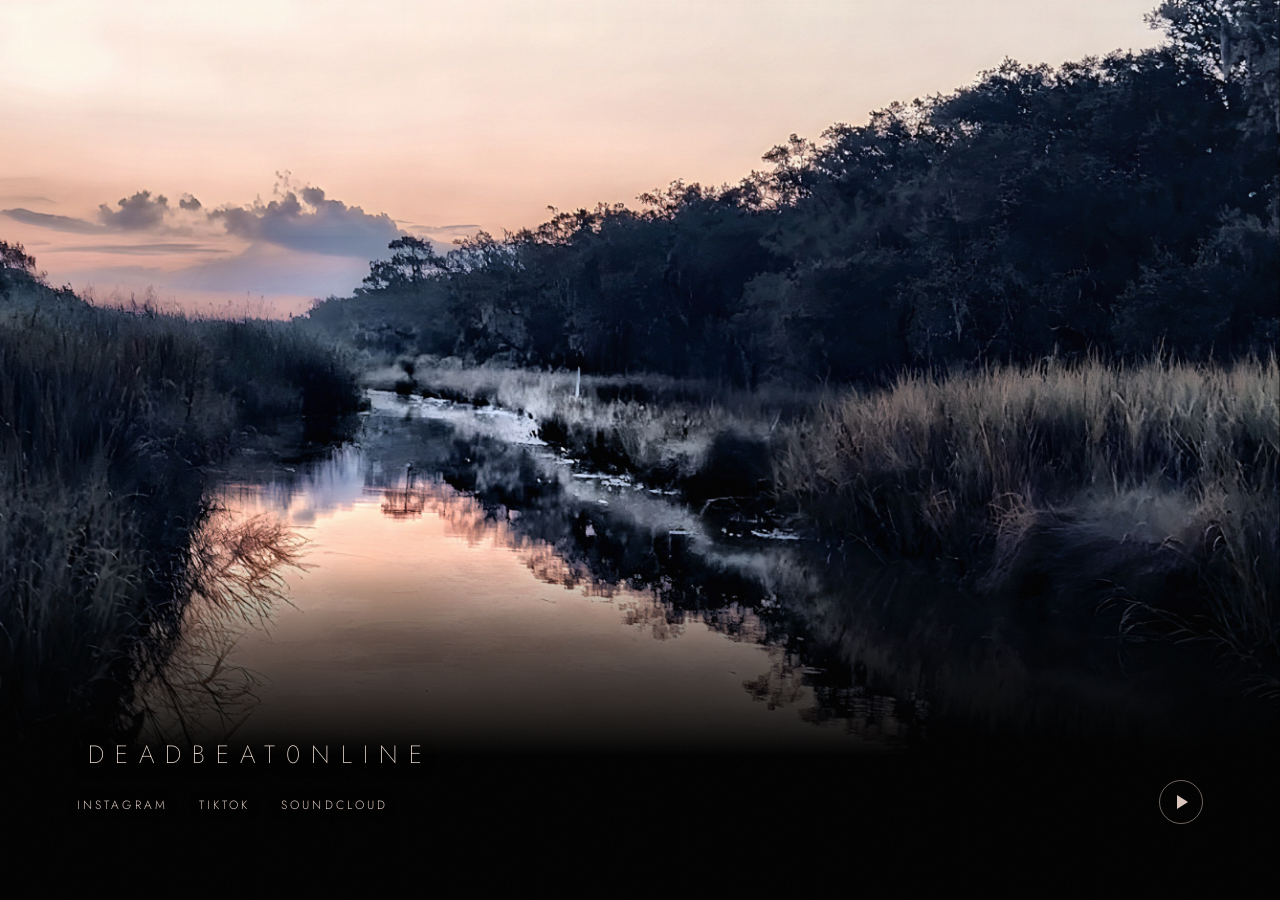
<file: index.html>
<!DOCTYPE html><html lang="en"><head><meta charset="utf-8">
<meta name="viewport" content="width=device-width,initial-scale=1,viewport-fit=cover">
<meta name="theme-color" content="#000000">
<meta name="apple-mobile-web-app-capable" content="yes">
<meta name="apple-mobile-web-app-status-bar-style" content="black-translucent">
<meta name="description" content="deadbeat0nline — artist, tx">
<meta property="og:title" content="deadbeat0nline">
<meta property="og:image" content="https://deadbeat0nline.com/marsh.jpg">
<title>deadbeat0nline</title>
<link rel="preload" as="image" href="marsh.jpg?v=5">
<style>
@font-face{font-family:'Jost';src:url([data-uri]) format('truetype');font-display:block}
:root{--sky:#f4e3d7;--haze:#e8d3c9;--band:62vh;--feather:22vh}
*{box-sizing:border-box}
html,body{margin:0;height:100%;height:100dvh;background:#000;color:var(--sky);
  font-family:'Jost',system-ui,sans-serif;-webkit-font-smoothing:antialiased;overflow:hidden}

.strip{position:fixed;inset:0;background:url(marsh.jpg?v=5) center/cover no-repeat;
  -webkit-mask-image:linear-gradient(180deg,#000 0%,#000 var(--band),
     rgba(0,0,0,.45) calc(var(--band) + var(--feather)*.45),transparent calc(var(--band) + var(--feather)));
  mask-image:linear-gradient(180deg,#000 0%,#000 var(--band),
     rgba(0,0,0,.45) calc(var(--band) + var(--feather)*.45),transparent calc(var(--band) + var(--feather)));
  animation:pan 60s ease-in-out infinite alternate;will-change:transform}
@keyframes pan{from{transform:scale(1.015)}to{transform:scale(1.045) translate3d(-.6%,-.3%,0)}}

.glow{position:fixed;top:0;left:0;right:0;height:72vh;pointer-events:none;
  background:linear-gradient(180deg,rgba(244,227,215,.03) 0%,transparent 60%)}
.grain{position:fixed;inset:0;pointer-events:none;opacity:.035;
  background-image:url("data:image/svg+xml,%3Csvg xmlns='http://www.w3.org/2000/svg' width='140' height='140'%3E%3Cfilter id='n'%3E%3CfeTurbulence type='fractalNoise' baseFrequency='.9' numOctaves='3'/%3E%3C/filter%3E%3Crect width='140' height='140' filter='url(%23n)'/%3E%3C/svg%3E")}

.stack{position:fixed;left:clamp(24px,6vw,86px);bottom:clamp(46px,9vh,88px);z-index:5}
h1{margin:0;font-weight:200;font-size:clamp(15px,2.1vw,25px);letter-spacing:.44em;text-indent:.44em;
  text-transform:uppercase;color:var(--sky);text-shadow:0 1px 26px rgba(0,0,0,.7);
  opacity:0;animation:rise 1.7s cubic-bezier(.22,.61,.36,1) .5s forwards}
nav{display:flex;margin-top:24px;gap:clamp(20px,2.4vw,34px);flex-wrap:wrap}
nav a{font-weight:300;font-size:clamp(10px,1vw,12px);letter-spacing:.26em;text-transform:uppercase;
  color:var(--haze);text-decoration:none;position:relative;padding-bottom:5px;
  text-shadow:0 1px 18px rgba(0,0,0,.75);opacity:0;
  animation:rise 1.2s cubic-bezier(.22,.61,.36,1) forwards;transition:color .3s}
nav a:nth-child(1){animation-delay:1.1s}nav a:nth-child(2){animation-delay:1.23s}
nav a:nth-child(3){animation-delay:1.36s}
nav a::after{content:'';position:absolute;left:0;bottom:0;height:1px;width:0;background:var(--sky);
  transition:width .45s cubic-bezier(.22,.61,.36,1)}
nav a:hover{color:var(--sky)} nav a:hover::after{width:100%}
@keyframes rise{from{opacity:0;transform:translateY(14px)}to{opacity:.94;transform:translateY(0)}}

/* ---- sound ---- */
.player{position:fixed;right:clamp(24px,6vw,86px);bottom:clamp(42px,8.5vh,84px);z-index:5;
  width:44px;height:44px;border:1px solid rgba(232,211,201,.5);border-radius:50%;
  display:grid;place-items:center;cursor:pointer;user-select:none;
  transition:border-color .3s,background .3s;
  opacity:0;animation:rise 1.2s cubic-bezier(.22,.61,.36,1) 1.6s forwards}
.player:hover{border-color:var(--sky);background:rgba(244,227,215,.06)}
.player .tri{width:0;height:0;border-left:11px solid var(--haze);
  border-top:7px solid transparent;border-bottom:7px solid transparent;margin-left:3px;transition:border-color .3s}
.player:hover .tri{border-left-color:var(--sky)}
.player .pause{display:none;gap:4px}
.player .pause i{width:3px;height:14px;background:var(--haze)}
.player.on .tri{display:none}
.player.on .pause{display:flex}
.player.on{animation:breathe 2.4s ease-in-out infinite alternate}
@keyframes breathe{from{border-color:rgba(232,211,201,.4)}to{border-color:rgba(244,227,215,.85)}}

@media(max-width:700px){
  :root{--band:58vh;--feather:20vh}
  .strip{background-position:36% 40%}
  .stack{left:26px;right:26px;bottom:calc(88px + env(safe-area-inset-bottom))}
  h1{letter-spacing:.34em;text-indent:.34em}
  .player{left:26px;right:auto;bottom:calc(40px + env(safe-area-inset-bottom))}
}
@media (prefers-reduced-motion:reduce){.strip{animation:none}}
</style></head><body>
<div class="strip"></div><div class="glow"></div><div class="grain"></div>

<div class="stack">
  <h1>deadbeat0nline</h1>
  <nav>
    <a href="https://www.instagram.com/deadbeat0nline/?hl=en" target="_blank" rel="noopener">instagram</a>
    <a href="https://www.tiktok.com/@deadbeat0nline" target="_blank" rel="noopener">tiktok</a>
    <a href="https://soundcloud.com/deadbeatonline" target="_blank" rel="noopener">soundcloud</a>
  </nav>
</div>

<div class="player" id="pl" aria-label="play">
  <span class="tri"></span>
  <span class="pause"><i></i><i></i></span>
</div>

<audio id="au" src="ts-hard.mp3" preload="none" loop></audio>

<script>
const pl=document.getElementById('pl'), au=document.getElementById('au');
pl.addEventListener('click',()=>{
  if(au.paused){ au.volume=0; au.play().then(()=>{
      pl.classList.add('on');
      let v=0; const f=setInterval(()=>{ v=Math.min(1,v+.05); au.volume=v; if(v>=1)clearInterval(f); },60);
    }).catch(()=>{});
  } else { au.pause(); pl.classList.remove('on'); }
});
</script>
</body></html>
</file>
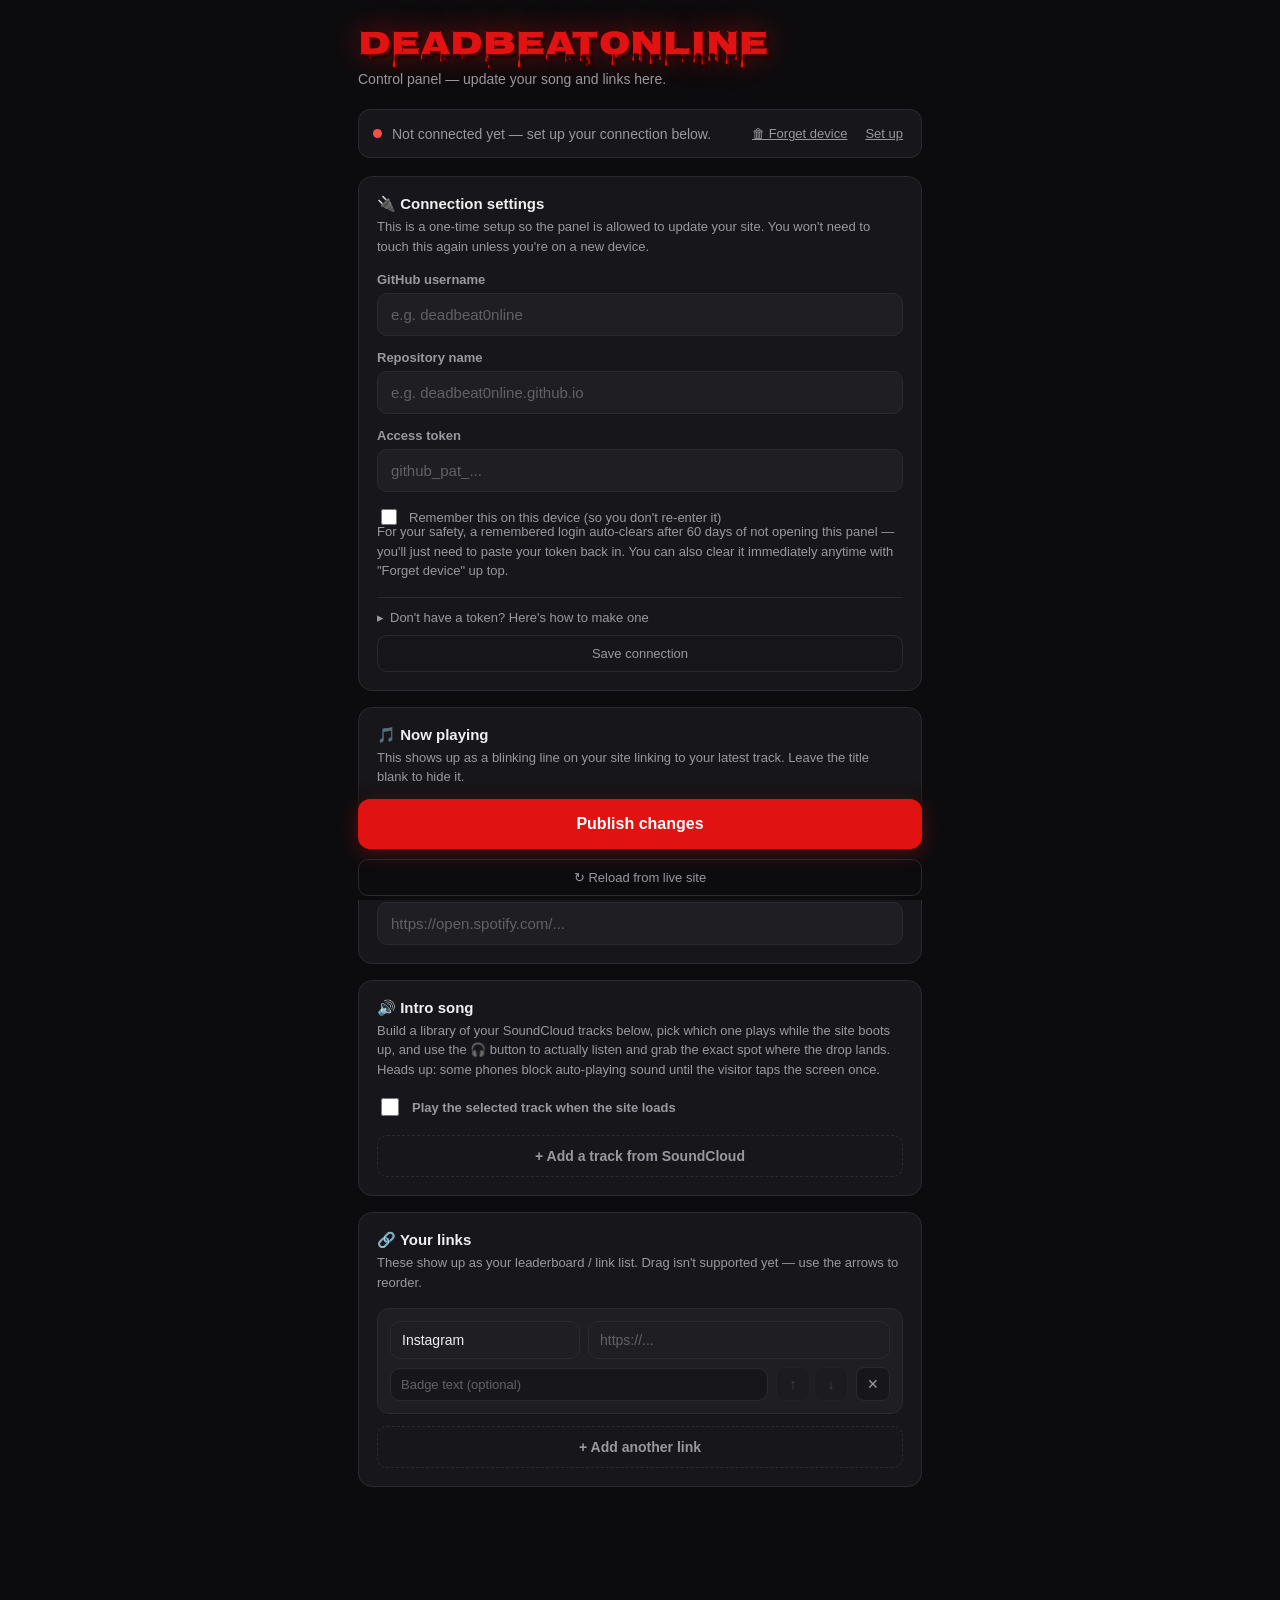
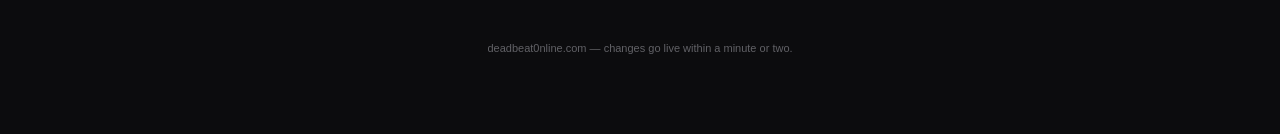
<file: admin.html>
<!DOCTYPE html>
<html lang="en">
<head>
<meta charset="UTF-8">
<meta name="viewport" content="width=device-width, initial-scale=1.0">
<title>deadbeat0nline — control panel</title>
<meta name="robots" content="noindex,nofollow">

<!--
  ============================================================
  CONTROL PANEL — updates config.json in your GitHub repo,
  which is what your public link page reads from.
  No server needed: it talks straight to the GitHub API using
  a fine-grained token that only works on this one repo.
  Connection setup is tucked under "Connection settings" below.
  ============================================================
-->

<style>
@font-face{font-family:'Nosifer';font-style:normal;font-weight:400;font-display:swap;src:url([data-uri]) format('woff2');}
</style>

<style>
  :root{
    --bg:#0c0c0e;
    --card:#17171b;
    --card-2:#1e1e23;
    --border:#2a2a30;
    --text:#f0f0f2;
    --text-dim:#98989f;
    --text-faint:#616166;
    --red:#e01212;
    --red-hover:#ff2323;
    --green:#2ecc71;
    --amber:#ffb020;
    --danger:#ff4d4d;
  }
  *{ box-sizing:border-box; }
  html,body{
    margin:0; padding:0; min-height:100%;
    background:var(--bg);
    color:var(--text);
    font-family:-apple-system,BlinkMacSystemFont,'Segoe UI',Roboto,Helvetica,Arial,sans-serif;
    -webkit-font-smoothing:antialiased;
  }
  .wrap{
    max-width:600px;
    margin:0 auto;
    padding:28px 18px 80px;
  }

  /* ---------- header ---------- */
  header{ margin-bottom:22px; }
  .logo{
    font-family:'Nosifer',cursive;
    font-size:clamp(26px,7vw,34px);
    color:#e01212;
    text-shadow:2px 2px 0 #4a0000, 4px 4px 0 #2a0000, 0 0 30px rgba(255,20,20,0.5);
    margin:0 0 6px;
    line-height:1.1;
  }
  .tagline{
    font-size:14px;
    color:var(--text-dim);
    margin:0;
  }

  /* ---------- connection status pill ---------- */
  .connbar{
    display:flex;
    align-items:center;
    gap:10px;
    background:var(--card);
    border:1px solid var(--border);
    border-radius:12px;
    padding:12px 14px;
    margin-bottom:18px;
    font-size:14px;
  }
  .connbar .dot{
    width:9px; height:9px;
    border-radius:50%;
    background:var(--text-faint);
    flex:0 0 auto;
  }
  .connbar.on .dot{ background:var(--green); box-shadow:0 0 8px rgba(46,204,113,0.6); }
  .connbar.off .dot{ background:var(--danger); }
  .connbar .msg{ flex:1; color:var(--text-dim); }
  .connbar.on .msg{ color:var(--text); }
  .connbar button{
    background:none;
    border:none;
    color:var(--text-dim);
    font-size:13px;
    text-decoration:underline;
    cursor:pointer;
    padding:4px;
    font-family:inherit;
  }
  .connbar button:hover{ color:var(--text); }

  /* ---------- cards ---------- */
  .card{
    background:var(--card);
    border:1px solid var(--border);
    border-radius:14px;
    padding:18px;
    margin-bottom:16px;
  }
  .card h2{
    font-size:15px;
    margin:0 0 4px;
    display:flex;
    align-items:center;
    gap:8px;
  }
  .card .desc{
    font-size:13px;
    color:var(--text-dim);
    margin:0 0 16px;
    line-height:1.5;
  }

  label{
    display:block;
    font-size:13px;
    font-weight:600;
    color:var(--text-dim);
    margin:0 0 6px;
  }
  .field{ margin-bottom:14px; }
  .field:last-child{ margin-bottom:0; }
  input[type=text], input[type=password], input[type=url]{
    width:100%;
    background:var(--card-2);
    border:1px solid var(--border);
    border-radius:10px;
    color:var(--text);
    font-family:inherit;
    font-size:15px;
    padding:12px 13px;
    outline:none;
    transition:border-color .15s;
  }
  input::placeholder{ color:var(--text-faint); }
  input:focus{ border-color:var(--red); }

  .row2{ display:flex; gap:10px; }
  .row2 > div{ flex:1; }

  .hint{
    font-size:12px;
    color:var(--text-faint);
    line-height:1.5;
    margin-top:8px;
  }
  .hint a{ color:var(--text-dim); }

  /* ---------- disclosure (how do I get a token) ---------- */
  details{
    margin-top:12px;
    border-top:1px solid var(--border);
    padding-top:12px;
  }
  details summary{
    cursor:pointer;
    font-size:13px;
    color:var(--text-dim);
    list-style:none;
    display:flex;
    align-items:center;
    gap:6px;
  }
  details summary::-webkit-details-marker{ display:none; }
  details summary::before{ content:'▸'; transition:transform .15s; }
  details[open] summary::before{ transform:rotate(90deg); }
  details ol{
    font-size:13px;
    color:var(--text-dim);
    line-height:1.7;
    padding-left:20px;
    margin:12px 0 0;
  }
  details code{
    background:var(--card-2);
    border-radius:5px;
    padding:1px 6px;
    font-size:12px;
    color:var(--text);
  }

  .checkrow{
    display:flex;
    align-items:center;
    gap:9px;
    margin-top:14px;
    font-size:13px;
    color:var(--text-dim);
  }
  .checkrow input{ width:16px; height:16px; accent-color:var(--red); }

  /* ---------- link rows ---------- */
  .linkrow{
    background:var(--card-2);
    border:1px solid var(--border);
    border-radius:12px;
    padding:12px;
    margin-bottom:10px;
  }
  .linkrow .top{
    display:flex;
    gap:8px;
    margin-bottom:8px;
  }
  .linkrow .top input{ font-size:14px; padding:10px 11px; }
  .linkrow .lbl{ flex:0 0 38%; }
  .linkrow .url{ flex:1; }
  .linkrow .bottom{
    display:flex;
    align-items:center;
    gap:8px;
  }
  .linkrow .extra{
    flex:1;
    font-size:13px;
    padding:8px 10px;
    background:var(--card);
  }
  .linkrow .extra::placeholder{ color:var(--text-faint); }
  .movebtns{ display:flex; gap:4px; }
  .iconbtn{
    background:var(--card);
    border:1px solid var(--border);
    color:var(--text-dim);
    border-radius:8px;
    font-family:inherit;
    font-size:14px;
    width:34px;
    height:34px;
    cursor:pointer;
    flex:0 0 auto;
    display:flex;
    align-items:center;
    justify-content:center;
  }
  .iconbtn:hover{ color:var(--text); border-color:var(--text-dim); }
  .iconbtn.danger:hover{ color:var(--danger); border-color:var(--danger); }
  .iconbtn:disabled{ opacity:.3; cursor:default; }
  .iconbtn:disabled:hover{ color:var(--text-dim); border-color:var(--border); }

  button.addlink{
    width:100%;
    background:none;
    border:1px dashed var(--border);
    border-radius:10px;
    color:var(--text-dim);
    font-family:inherit;
    font-size:14px;
    font-weight:600;
    padding:12px;
    cursor:pointer;
    margin-top:2px;
  }
  button.addlink:hover{ color:var(--text); border-color:var(--text-dim); }

  /* ---------- primary actions ---------- */
  .actions{
    position:sticky;
    bottom:0;
    background:linear-gradient(to top, var(--bg) 65%, transparent);
    padding:18px 0 4px;
    margin-top:6px;
  }
  button.publish{
    width:100%;
    background:var(--red);
    border:none;
    border-radius:12px;
    color:#fff;
    font-family:inherit;
    font-weight:700;
    font-size:16px;
    padding:16px;
    cursor:pointer;
    box-shadow:0 4px 20px rgba(224,18,18,0.35);
  }
  button.publish:hover{ background:var(--red-hover); }
  button.publish:disabled{ background:var(--card-2); color:var(--text-faint); box-shadow:none; cursor:default; }

  button.refresh{
    width:100%;
    background:none;
    border:1px solid var(--border);
    border-radius:10px;
    color:var(--text-dim);
    font-family:inherit;
    font-size:13px;
    padding:10px;
    cursor:pointer;
    margin-top:10px;
  }
  button.refresh:hover{ color:var(--text); border-color:var(--text-dim); }

  /* ---------- status toast ---------- */
  #status{
    margin-top:12px;
    padding:12px 14px;
    font-size:13px;
    line-height:1.5;
    border-radius:10px;
    border:1px solid var(--border);
    background:var(--card);
    display:none;
  }
  #status.show{ display:block; }
  #status.ok{ color:#c8f7d8; border-color:rgba(46,204,113,0.4); background:rgba(46,204,113,0.08); }
  #status.err{ color:#ffd6d6; border-color:rgba(255,77,77,0.4); background:rgba(255,77,77,0.08); }
  #status.busy{ color:#ffe9c2; border-color:rgba(255,176,32,0.4); background:rgba(255,176,32,0.08); }
  #status .details{
    display:block;
    margin-top:6px;
    font-size:11px;
    color:var(--text-faint);
    font-family:'Courier New',monospace;
  }

  footer{
    text-align:center;
    font-size:11px;
    color:var(--text-faint);
    margin-top:20px;
  }
</style>
</head>
<body>

<div class="wrap">
  <header>
    <p class="logo">deadbeat0nline</p>
    <p class="tagline">Control panel — update your song and links here.</p>
  </header>

  <div class="connbar off" id="connbar">
    <div class="dot"></div>
    <div class="msg" id="connmsg">Not connected yet — set up your connection below.</div>
    <button id="forget-device" title="Erase the saved username, repo, and token from this device">🗑 Forget device</button>
    <button id="conntoggle">Set up</button>
  </div>

  <div class="card" id="connect-card">
    <h2>🔌 Connection settings</h2>
    <p class="desc">This is a one-time setup so the panel is allowed to update your site. You won't need to touch this again unless you're on a new device.</p>

    <div class="field">
      <label>GitHub username</label>
      <input type="text" id="gh-user" placeholder="e.g. deadbeat0nline" autocomplete="off">
    </div>
    <div class="field">
      <label>Repository name</label>
      <input type="text" id="gh-repo" placeholder="e.g. deadbeat0nline.github.io" autocomplete="off">
    </div>
    <div class="field">
      <label>Access token</label>
      <input type="password" id="gh-token" placeholder="github_pat_..." autocomplete="off">
    </div>
    <div class="field" style="display:none" id="branch-field">
      <label>Branch</label>
      <input type="text" id="gh-branch" value="main">
    </div>

    <div class="checkrow">
      <input type="checkbox" id="remember">
      <span>Remember this on this device (so you don't re-enter it)</span>
    </div>
    <p class="desc" style="margin-top:-6px;">For your safety, a remembered login auto-clears after 60 days of not opening this panel — you'll just need to paste your token back in. You can also clear it immediately anytime with "Forget device" up top.</p>

    <details>
      <summary>Don't have a token? Here's how to make one</summary>
      <ol>
        <li>Go to GitHub → click your avatar → <b>Settings</b> → <b>Developer settings</b> → <b>Fine-grained personal access tokens</b> → <b>Generate new token</b>.</li>
        <li>Give it any name, like <code>control panel</code>.</li>
        <li>Under <b>Repository access</b>, choose <b>Only select repositories</b> and pick your site's repo.</li>
        <li>Under <b>Permissions → Repository permissions</b>, set <b>Contents</b> to <b>Read and write</b>. Leave everything else alone.</li>
        <li>Click <b>Generate token</b> and copy it (starts with <code>github_pat_</code>) — paste it into the Access Token field above.</li>
      </ol>
    </details>

    <button class="refresh" id="save-connection">Save connection</button>
  </div>

  <div class="card">
    <h2>🎵 Now playing</h2>
    <p class="desc">This shows up as a blinking line on your site linking to your latest track. Leave the title blank to hide it.</p>
    <div class="field">
      <label>Song title</label>
      <input type="text" id="np-title" placeholder="e.g. know who you are">
    </div>
    <div class="field">
      <label>Song link</label>
      <input type="url" id="np-url" placeholder="https://open.spotify.com/...">
    </div>
  </div>

  <div class="card">
    <h2>🔊 Intro song</h2>
    <p class="desc">Build a library of your SoundCloud tracks below, pick which one plays while the site boots up, and use the 🎧 button to actually listen and grab the exact spot where the drop lands. Heads up: some phones block auto-playing sound until the visitor taps the screen once.</p>
    <div class="field">
      <label style="display:flex;align-items:center;gap:10px;cursor:pointer;">
        <input type="checkbox" id="is-enabled" style="width:18px;height:18px;accent-color:#e33;">
        Play the selected track when the site loads
      </label>
    </div>
    <div id="songrows"></div>
    <button class="addlink" id="add-song">+ Add a track from SoundCloud</button>
  </div>

  <div class="card">
    <h2>🔗 Your links</h2>
    <p class="desc">These show up as your leaderboard / link list. Drag isn't supported yet — use the arrows to reorder.</p>
    <div id="linkrows"></div>
    <button class="addlink" id="add">+ Add another link</button>
  </div>

  <div class="actions">
    <button class="publish" id="save">Publish changes</button>
    <button class="refresh" id="load">↻ Reload from live site</button>
    <div id="status"></div>
  </div>

  <footer>deadbeat0nline.com — changes go live within a minute or two.</footer>
</div>

<script>
  const $ = id => document.getElementById(id);
  const FILE = 'config.json';
  let currentSha = null;

  // ---------- storage (best-effort; fine if unavailable) ----------
  // Saved logins auto-expire after this many days of not opening the panel,
  // so a token can't sit forever on a device that's lost, sold, or shared.
  const REMEMBER_DAYS = 60;
  function store(k, v){ try{ localStorage.setItem(k, v); }catch(e){} }
  function unstore(k){ try{ return localStorage.getItem(k); }catch(e){ return null; } }
  function clearstore(){ try{ ['db_user','db_repo','db_branch','db_token','db_saved_at'].forEach(k => localStorage.removeItem(k)); }catch(e){} }

  // ---------- connection bar ----------
  function refreshConnBar(){
    const connected = !!($('gh-user').value.trim() && $('gh-repo').value.trim() && $('gh-token').value.trim());
    const bar = $('connbar');
    if(connected){
      bar.className = 'connbar on';
      $('connmsg').textContent = 'Connected to ' + $('gh-user').value.trim() + '/' + $('gh-repo').value.trim();
      $('conntoggle').textContent = 'Change';
      $('connect-card').style.display = 'none';
    } else {
      bar.className = 'connbar off';
      $('connmsg').textContent = 'Not connected yet — set up your connection below.';
      $('conntoggle').textContent = 'Set up';
      $('connect-card').style.display = 'block';
    }
  }
  $('conntoggle').onclick = () => {
    $('connect-card').style.display = $('connect-card').style.display === 'none' ? 'block' : 'none';
  };
  $('save-connection').onclick = () => {
    if(!validConn()) return;
    maybeRemember();
    refreshConnBar();
    loadConfig();
  };

  // ---------- link rows ----------
  function addRow(l){
    l = l || { label:'', url:'', extra:'' };
    const row = document.createElement('div');
    row.className = 'linkrow';
    row.innerHTML = `
      <div class="top">
        <input class="lbl" type="text" placeholder="Label (e.g. Instagram)" value="${esc(l.label)}">
        <input class="url" type="text" placeholder="https://..." value="${esc(l.url)}">
      </div>
      <div class="bottom">
        <input class="extra" type="text" placeholder="Badge text (optional)" value="${esc(l.extra || '')}">
        <div class="movebtns">
          <button type="button" class="iconbtn up" title="move up">↑</button>
          <button type="button" class="iconbtn down" title="move down">↓</button>
        </div>
        <button type="button" class="iconbtn danger remove" title="remove">✕</button>
      </div>`;
    row.querySelector('.remove').onclick = () => { row.remove(); updateMoveButtons(); };
    row.querySelector('.up').onclick = () => {
      const prev = row.previousElementSibling;
      if(prev) row.parentNode.insertBefore(row, prev);
      updateMoveButtons();
    };
    row.querySelector('.down').onclick = () => {
      const next = row.nextElementSibling;
      if(next) row.parentNode.insertBefore(next, row);
      updateMoveButtons();
    };
    $('linkrows').appendChild(row);
    updateMoveButtons();
  }
  function updateMoveButtons(){
    const rows = [...$('linkrows').querySelectorAll('.linkrow')];
    rows.forEach((r, i) => {
      r.querySelector('.up').disabled = (i === 0);
      r.querySelector('.down').disabled = (i === rows.length - 1);
    });
  }
  function esc(s){ return (s || '').replace(/&/g,'&amp;').replace(/"/g,'&quot;').replace(/</g,'&lt;'); }
  function readRows(){
    return [...$('linkrows').querySelectorAll('.linkrow')].map(r => {
      const lbl = r.querySelector('.lbl'), url = r.querySelector('.url'), extra = r.querySelector('.extra');
      return { label: lbl.value.trim(), url: url.value.trim(), extra: extra.value.trim() || undefined };
    }).filter(l => l.label && l.url);
  }

  // ---------- intro song library ----------
  let songIdSeq = 0;
  function newSongId(){ return 's' + (Date.now().toString(36)) + (songIdSeq++); }

  // load the SoundCloud widget API once, shared by every track's preview player
  let scApiPromise = null;
  function ensureSCApi(){
    if(window.SC && window.SC.Widget) return Promise.resolve();
    if(scApiPromise) return scApiPromise;
    scApiPromise = new Promise((resolve) => {
      const s = document.createElement('script');
      s.src = 'https://w.soundcloud.com/player/api.js';
      s.onload = resolve;
      document.head.appendChild(s);
    });
    return scApiPromise;
  }

  function addSongRow(t){
    t = t || { id: newSongId(), label:'', url:'', startAt: 0, active:false };
    const row = document.createElement('div');
    row.className = 'linkrow';
    row.dataset.songId = t.id;
    row.innerHTML = `
      <div class="top">
        <input class="lbl" type="text" placeholder="Track name (e.g. know who you are)" value="${esc(t.label)}">
        <input class="url" type="text" placeholder="SoundCloud link, or a direct .mp3 link (fastest)" value="${esc(t.url)}">
      </div>
      <div class="bottom">
        <input class="extra songstart" type="text" placeholder="Start at, e.g. 0:45" value="${esc(formatTime(t.startAt))}" style="flex:0 0 110px;">
        <label style="display:flex;align-items:center;gap:6px;font-size:13px;color:var(--text-dim);white-space:nowrap;cursor:pointer;">
          <input type="radio" name="songactive" class="songactive" style="width:16px;height:16px;accent-color:#e33;" ${t.active ? 'checked' : ''}>
          Use as intro
        </label>
        <button type="button" class="iconbtn preview-toggle" title="listen and pick the start point">🎧</button>
        <button type="button" class="iconbtn danger remove" title="remove">✕</button>
      </div>
      <div class="preview" style="display:none;margin-top:10px;">
        <div class="scplayer"></div>
        <button type="button" class="addlink setstart" style="margin-top:8px;padding:10px;font-size:13px;">⏱ Use whatever's playing right now as the start</button>
      </div>`;

    let widget = null;      // SoundCloud driver
    let audioEl = null;     // direct-file driver (mp3/wav/etc)
    const previewBox = row.querySelector('.preview');
    const previewBtn = row.querySelector('.preview-toggle');
    const playerHost = row.querySelector('.scplayer');
    const isAudioFile = (u) => /\.(mp3|wav|ogg|m4a|aac)(\?|#|$)/i.test(u);

    previewBtn.onclick = async () => {
      const isOpen = previewBox.style.display !== 'none';
      if(isOpen){
        if(widget) widget.pause();
        if(audioEl) audioEl.pause();
        previewBox.style.display = 'none';
        return;
      }
      const url = row.querySelector('.url').value.trim();
      if(!url){ status('Paste a track link first (SoundCloud or a direct .mp3).', 'err'); return; }
      previewBox.style.display = 'block';

      if(isAudioFile(url)){
        playerHost.innerHTML = '';
        widget = null;
        audioEl = document.createElement('audio');
        audioEl.controls = true;
        audioEl.preload = 'auto';
        audioEl.src = url;
        audioEl.style.cssText = 'width:100%;border-radius:8px;';
        playerHost.appendChild(audioEl);
        return;
      }

      playerHost.innerHTML = '<div style="font-size:12px;color:var(--text-dim);padding:8px 0;">Loading player…</div>';
      await ensureSCApi();
      playerHost.innerHTML = '';
      audioEl = null;
      const iframe = document.createElement('iframe');
      iframe.width = '100%';
      iframe.height = '166';
      iframe.frameBorder = '0';
      iframe.allow = 'autoplay';
      iframe.style.borderRadius = '8px';
      iframe.src = 'https://w.soundcloud.com/player/?url=' + encodeURIComponent(url) +
                   '&color=%23e33333&auto_play=false&show_artwork=true';
      playerHost.appendChild(iframe);
      widget = SC.Widget(iframe);
    };

    row.querySelector('.setstart').onclick = () => {
      if(audioEl){
        const secs = audioEl.currentTime || 0;
        row.querySelector('.songstart').value = formatTime(secs);
        status('Start point set to ' + (formatTime(secs) || '0:00') + '.', 'ok');
        return;
      }
      if(!widget){ status('Open the preview player and play the track first.', 'err'); return; }
      widget.getPosition((ms) => {
        const secs = ms / 1000;
        row.querySelector('.songstart').value = formatTime(secs);
        status('Start point set to ' + (formatTime(secs) || '0:00') + '.', 'ok');
      });
    };

    row.querySelector('.remove').onclick = () => {
      const wasActive = row.querySelector('.songactive').checked;
      if(widget) widget.pause();
      if(audioEl) audioEl.pause();
      row.remove();
      if(wasActive){
        const first = $('songrows').querySelector('.songactive');
        if(first) first.checked = true;
      }
    };
    $('songrows').appendChild(row);
  }
  function readSongs(){
    return [...$('songrows').querySelectorAll('.linkrow')].map(r => ({
      id: r.dataset.songId,
      label: r.querySelector('.lbl').value.trim(),
      url: r.querySelector('.url').value.trim(),
      startAt: parseTime(r.querySelector('.songstart').value),
      active: r.querySelector('.songactive').checked
    })).filter(t => t.label && t.url);
  }

  // ---------- status ----------
  function status(msg, cls, details){
    const el = $('status');
    el.innerHTML = esc(msg) + (details ? `<span class="details">${esc(details)}</span>` : '');
    el.className = 'show' + (cls ? ' ' + cls : '');
  }
  function hideStatus(){
    $('status').className = '';
  }

  // ---------- github api ----------
  function apiUrl(){
    return `https://api.github.com/repos/${$('gh-user').value.trim()}/${$('gh-repo').value.trim()}/contents/${FILE}`;
  }
  function headers(){
    return {
      'Authorization': 'Bearer ' + $('gh-token').value.trim(),
      'Accept': 'application/vnd.github+json',
      'X-GitHub-Api-Version': '2022-11-28'
    };
  }
  function branch(){ return ($('gh-branch').value.trim() || 'main'); }
  function b64encode(str){
    return btoa(String.fromCharCode(...new TextEncoder().encode(str)));
  }
  function b64decode(b64){
    return new TextDecoder().decode(Uint8Array.from(atob(b64.replace(/\n/g,'')), c => c.charCodeAt(0)));
  }

  // "1:23" / "1:23.5" / "83" / "83.5" -> seconds
  function parseTime(str){
    str = (str || '').trim();
    if(!str) return 0;
    if(str.includes(':')){
      const [m, s] = str.split(':');
      return Math.max(0, (parseFloat(m) || 0) * 60 + (parseFloat(s) || 0));
    }
    return Math.max(0, parseFloat(str) || 0);
  }
  // seconds -> "m:ss" (keeps decimals if present)
  function formatTime(sec){
    sec = Math.max(0, parseFloat(sec) || 0);
    if(!sec) return '';
    const m = Math.floor(sec / 60);
    let s = (sec - m * 60).toFixed(sec % 1 ? 1 : 0);
    if(parseFloat(s) < 10) s = '0' + s;
    return m + ':' + s;
  }

  async function loadConfig(){
    if(!validConn()) return;
    status('Loading your current links...', 'busy');
    try{
      const r = await fetch(apiUrl() + '?ref=' + encodeURIComponent(branch()), { headers: headers() });
      if(!r.ok) throw await explain(r);
      const data = await r.json();
      currentSha = data.sha;
      const cfg = JSON.parse(b64decode(data.content));
      $('np-title').value = (cfg.nowPlaying && cfg.nowPlaying.title) || '';
      $('np-url').value = (cfg.nowPlaying && cfg.nowPlaying.url) || '';
      $('is-enabled').checked = !!(cfg.introSong && cfg.introSong.enabled);

      // song library — migrate the old single-track shape (introSong.url) if that's all that's there
      let library = cfg.introSongLibrary;
      if(!library || !library.length){
        library = (cfg.introSong && cfg.introSong.url)
          ? [{ id: newSongId(), label: (cfg.nowPlaying && cfg.nowPlaying.title) || 'Intro track', url: cfg.introSong.url, startAt: cfg.introSong.startAt || 0, active: true }]
          : [];
      }
      const activeId = cfg.introSong && cfg.introSong.activeId;
      $('songrows').innerHTML = '';
      library.forEach(t => addSongRow({ ...t, active: activeId ? (t.id === activeId) : !!t.active }));

      $('linkrows').innerHTML = '';
      (cfg.links || []).forEach(addRow);
      if(!(cfg.links || []).length) addRow();
      status('Loaded ' + (cfg.links || []).length + ' link(s). Make your edits, then publish.', 'ok');
      maybeRemember();
    }catch(e){
      status(friendlyError(e, 'load'), 'err', e.raw);
    }
  }

  async function saveConfig(){
    if(!validConn()) return;
    const links = readRows();
    if(!links.length){ status('Add at least one link before publishing.', 'err'); return; }
    const songs = readSongs();
    if($('is-enabled').checked && !songs.length){
      status('Add at least one track (or turn off the intro song toggle) before publishing.', 'err');
      return;
    }
    const active = songs.find(s => s.active) || songs[0];
    const cfg = {
      nowPlaying: { title: $('np-title').value.trim(), url: $('np-url').value.trim() },
      introSong: {
        enabled: $('is-enabled').checked,
        activeId: active ? active.id : null
      },
      introSongLibrary: songs.map(({ active, ...rest }) => rest),
      links
    };
    $('save').disabled = true;
    status('Publishing your changes...', 'busy');
    try{
      // refresh sha in case the file changed since load
      const head = await fetch(apiUrl() + '?ref=' + encodeURIComponent(branch()), { headers: headers() });
      if(head.ok) currentSha = (await head.json()).sha;

      const body = {
        message: 'update links/now-playing via control panel',
        content: b64encode(JSON.stringify(cfg, null, 2)),
        branch: branch()
      };
      if(currentSha) body.sha = currentSha;

      const r = await fetch(apiUrl(), { method:'PUT', headers: headers(), body: JSON.stringify(body) });
      if(!r.ok) throw await explain(r);
      const data = await r.json();
      currentSha = data.content.sha;
      status('✓ Published! Your site will update within a minute or two.', 'ok');
      maybeRemember();
    }catch(e){
      status(friendlyError(e, 'publish'), 'err', e.raw);
    }finally{
      $('save').disabled = false;
    }
  }

  async function explain(r){
    let raw = r.status + ' ' + r.statusText;
    try{ raw += ' — ' + (await r.json()).message; }catch(e){}
    const err = new Error('http_' + r.status);
    err.status = r.status;
    err.raw = raw;
    return err;
  }

  function friendlyError(e, action){
    const verb = action === 'publish' ? 'publish your changes' : 'load your links';
    if(e && e.status === 401) return `Couldn't ${verb} — your access token looks wrong or has expired. Check it under Connection settings.`;
    if(e && e.status === 403) return `Couldn't ${verb} — this token doesn't have permission. Make sure it has "Contents: Read and write" access to your repo.`;
    if(e && e.status === 404) return `Couldn't ${verb} — double-check your username and repository name in Connection settings.`;
    if(e && e.status === 409) return `Couldn't ${verb} — the site changed elsewhere at the same moment. Click "Reload from live site" and try again.`;
    if(e && e.status) return `Couldn't ${verb} (error ${e.status}). See details below.`;
    return `Couldn't ${verb} — check your internet connection and try again.`;
  }

  function validConn(){
    if(!$('gh-user').value.trim() || !$('gh-repo').value.trim() || !$('gh-token').value.trim()){
      status('Fill in your username, repository, and token in Connection settings first.', 'err');
      $('connect-card').style.display = 'block';
      return false;
    }
    return true;
  }

  function maybeRemember(){
    if($('remember').checked){
      store('db_user', $('gh-user').value.trim());
      store('db_repo', $('gh-repo').value.trim());
      store('db_branch', branch());
      store('db_token', $('gh-token').value.trim());
      store('db_saved_at', String(Date.now()));
    } else {
      clearstore();
    }
  }

  function forgetDevice(){
    clearstore();
    $('gh-user').value = ''; $('gh-repo').value = ''; $('gh-token').value = '';
    $('gh-branch').value = 'main'; $('remember').checked = false;
    refreshConnBar();
    status('Saved login cleared from this device.', 'ok');
  }
  $('forget-device').onclick = forgetDevice;

  // ---------- init ----------
  (function(){
    const savedAt = parseInt(unstore('db_saved_at'), 10);
    const ageDays = savedAt ? (Date.now() - savedAt) / 86400000 : null;
    if(ageDays !== null && ageDays > REMEMBER_DAYS){
      clearstore();
      status('Your saved login expired after ' + REMEMBER_DAYS + ' days for security — paste your token back in below.', 'err');
      return;
    }
    ['db_user','db_repo','db_branch','db_token'].forEach((k, i) => {
      const v = unstore(k);
      if(v){
        [$('gh-user'), $('gh-repo'), $('gh-branch'), $('gh-token')][i].value = v;
        $('remember').checked = true;
      }
    });
    // backfill a save timestamp for logins saved before this feature existed
    if($('remember').checked && !savedAt) store('db_saved_at', String(Date.now()));
  })();
  refreshConnBar();
  addRow({ label:'Instagram', url:'' });
  $('add').onclick = () => addRow();
  $('add-song').onclick = () => {
    addSongRow();
    // auto-select the very first track added so there's always an active one
    const rows = $('songrows').querySelectorAll('.songactive');
    if(rows.length === 1) rows[0].checked = true;
  };
  $('load').onclick = loadConfig;
  $('save').onclick = saveConfig;
  ['gh-user','gh-repo','gh-token'].forEach(id => $(id).addEventListener('input', refreshConnBar));

  // if already connected on load, pull the current config automatically
  if($('gh-user').value.trim() && $('gh-repo').value.trim() && $('gh-token').value.trim()){
    loadConfig();
  }
</script>

</body>
</html>
</file>
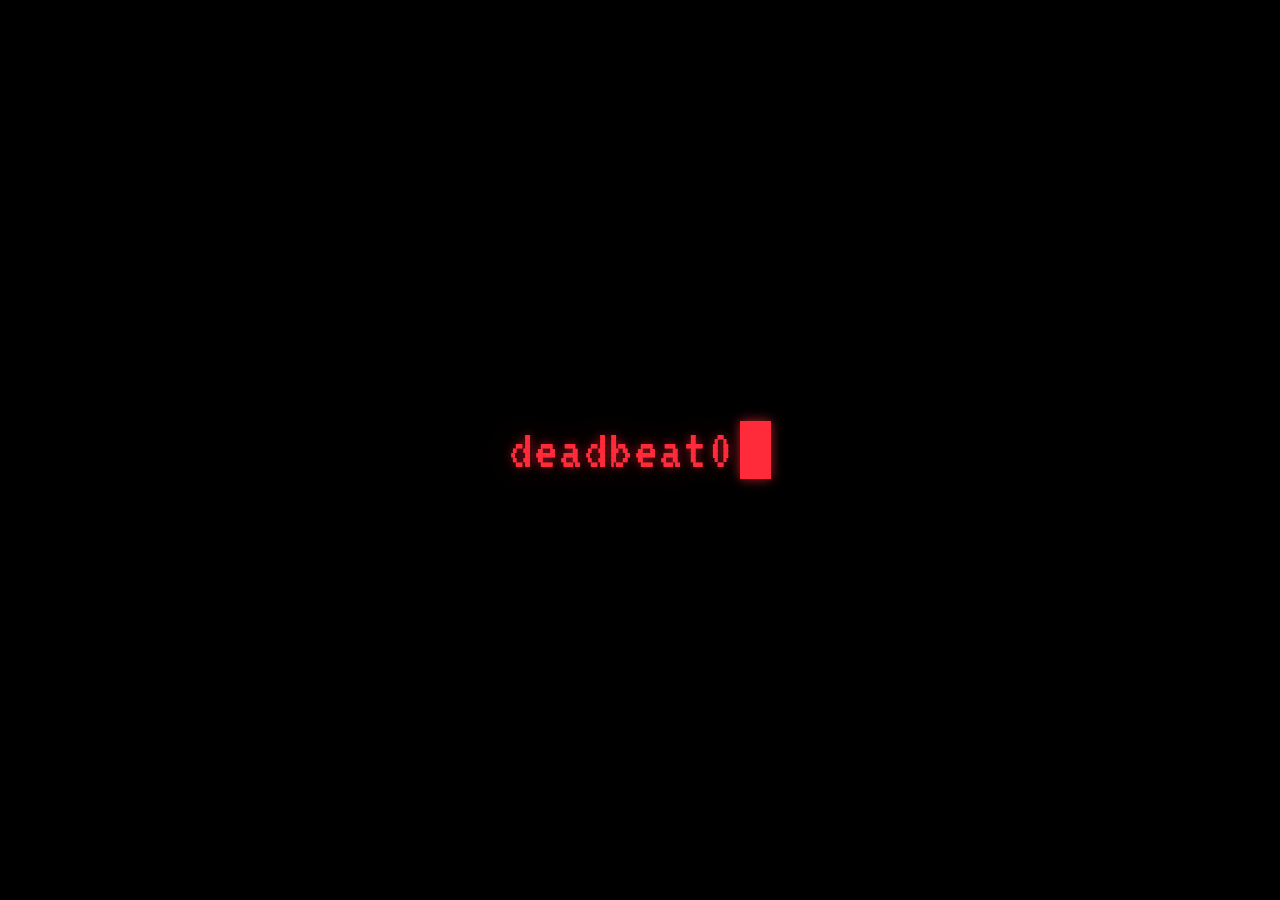
<file: classic.html>
<!DOCTYPE html>
<html lang="en">
<head>
<meta charset="UTF-8">
<meta name="viewport" content="width=device-width, initial-scale=1.0">
<title>deadbeat0nline</title>
<style>
/* fonts embedded locally — no external requests */
@font-face{font-family:'VT323';font-style:normal;font-weight:400;font-display:swap;src:url([data-uri]) format('woff2');}
@font-face{font-family:'Nosifer';font-style:normal;font-weight:400;font-display:swap;src:url([data-uri]) format('woff2');}
@font-face{font-family:'Press Start 2P';font-style:normal;font-weight:400;font-display:swap;src:url([data-uri]) format('woff2');}
@font-face{font-family:'Permanent Marker';font-style:normal;font-weight:400;font-display:swap;src:url([data-uri]) format('woff2');}
</style>

<!--
  ============================================================
  90s GAME VARIANT A — "HIGH SCORE" : arcade attract screen.
  Links are the leaderboard. INSERT COIN blinks forever.
  EDIT ME: the LINKS array in the <script> at the bottom.
  ============================================================
-->

<style>
  :root{
    --bg:#000;
    --fg:#e8e8e8;
    --gold:#ffcc00;
    --red:#ff2222;
    --cyan:#00e5ff;
    --magenta:#ff3bd4;
  }
  *{ box-sizing:border-box; }

  html,body{
    margin:0; padding:0; min-height:100%;
    background:var(--bg);
    color:var(--fg);
    font-family:'Press Start 2P',monospace;
    overflow-x:hidden;
  }

  /* CRT curvature glow + scanlines */
  body::after{
    content:"";
    position:fixed; inset:0;
    pointer-events:none;
    background:
      repeating-linear-gradient(to bottom, rgba(0,0,0,0.3) 0 2px, transparent 2px 4px),
      radial-gradient(ellipse at center, transparent 50%, rgba(0,0,0,0.85) 100%);
    z-index:9;
  }

  .screen{
    position:relative;
    z-index:1;
    max-width:460px;
    margin:0 auto;
    min-height:100vh;
    min-height:100svh;
    display:flex;
    flex-direction:column;
    align-items:center;
    padding:56px 12px 22px;
    text-align:center;
  }

  .credit-row{
    width:100%;
    display:flex;
    justify-content:space-between;
    font-size:9px;
    color:var(--cyan);
    margin-bottom:26px;
  }

  .name{
    font-family:'Nosifer',cursive;
    font-size:clamp(20px,6vw,34px);
    color:#e01212;
    text-shadow:
      2px 2px 0 #4a0000,
      4px 4px 0 #2a0000,
      6px 6px 0 #150000,
      0 0 34px rgba(255,20,20,0.75),
      0 0 70px rgba(255,0,0,0.35);
    transform:rotate(-2deg);
    filter:url(#roughen);
    will-change:filter;
    margin:10px 0 26px;
    line-height:1.2;
    position:relative;
    z-index:2;
  }




  /* blood dripping from the top of the screen */
  .drips{
    position:fixed;
    top:0; left:0; right:0;
    height:0;
    z-index:8;
    pointer-events:none;
  }
  .drips span{
    position:absolute;
    top:0;
    width:var(--w);
    left:var(--x);
    height:var(--h);
    background:linear-gradient(to bottom, #7a0000, #a80505 60%, #c40b0b);
    border-radius:0 0 50% 50%;
    box-shadow:0 0 12px rgba(150,0,0,0.5);
    animation:dripgrow 7s ease-in infinite;
    animation-delay:var(--d);
    transform-origin:top;
    will-change:transform;
  }
  .drips span::after{
    content:"";
    position:absolute;
    bottom:-6px; left:50%;
    width:8px; height:8px;
    margin-left:-4px;
    background:#c40b0b;
    border-radius:50%;
  }
  @keyframes dripgrow{
    0%{ transform:scaleY(0.55); }
    50%{ transform:scaleY(1); }
    100%{ transform:scaleY(0.55); }
  }

  /* red vignette pooling at the edges */
  body::before{
    content:"";
    position:fixed; inset:0;
    pointer-events:none;
    background:radial-gradient(ellipse at center, transparent 55%, rgba(120,0,0,0.28) 100%);
    z-index:7;
  }
  .subtitle{
    font-size:10px;
    color:var(--gold);
    letter-spacing:1px;
    margin-bottom:30px;
    animation:colorcycle 3s linear infinite;
  }
  @keyframes colorcycle{
    0%{ color:var(--gold); }
    33%{ color:var(--cyan); }
    66%{ color:var(--magenta); }
    100%{ color:var(--gold); }
  }

  .table-head{
    display:flex;
    width:100%;
    justify-content:space-between;
    font-size:8px;
    color:#ff4444;
    padding:0 10px 8px;
    border-bottom:2px solid #8a0000;
    margin-bottom:6px;
    text-shadow:0 0 8px rgba(255,0,0,0.4);
  }

  .links{
    list-style:none;
    margin:0; padding:0;
    width:100%;
  }
  .links a{
    display:flex;
    align-items:center;
    justify-content:space-between;
    gap:8px;
    padding:14px 10px;
    font-size:12px;
    color:var(--fg);
    text-decoration:none;
    letter-spacing:1px;
  }
  .links li:nth-child(1) a .rank{ color:var(--gold); }
  .links li:nth-child(2) a .rank{ color:#c0c0c0; }
  .links li:nth-child(3) a .rank{ color:#cd7f32; }
  .links a .rank{ width:34px; text-align:left; color:var(--fg); }
  .links a .score{ color:var(--gold); }
  .links a:hover{
    background:var(--red);
    color:#fff;
    animation:flash .4s steps(2) infinite;
  }
  .links a:hover .score,
  .links a:hover .rank{ color:#fff; }
  @keyframes flash{ 50%{ background:#900; } }

  a.nowplaying{
    display:block;
    width:100%;
    margin:0 0 22px;
    padding:16px 10px;
    font-size:16px;
    color:var(--gold);
    text-decoration:none;
    letter-spacing:1px;
    line-height:1.6;
    border-top:2px solid #8a0000;
    border-bottom:2px solid #8a0000;
    text-shadow:0 0 12px rgba(255,215,0,0.55);
    animation:blink 1.6s steps(1) infinite;
  }
  a.nowplaying:hover{
    color:#fff;
    animation:none;
    text-shadow:0 0 14px var(--gold);
  }

  a.vizlink{
    display:block;
    margin-top:26px;
    font-size:9px;
    letter-spacing:2px;
    color:#ff4444;
    text-decoration:none;
    text-shadow:0 0 10px rgba(255,0,0,0.55);
  }
  a.vizlink:hover{
    color:#fff;
    text-shadow:0 0 16px var(--red);
  }
  @keyframes blink{ 50%{ opacity:.35; } }

  .press-start{
    margin-top:14px;
    font-size:8px;
    color:var(--cyan);
    letter-spacing:1px;
  }
  .press-start .count{
    display:inline-block;
    min-width:2ch;
    color:#e01212;
    font-size:13px;
    font-family:'Nosifer',cursive;
    text-shadow:0 0 12px rgba(255,20,20,0.8);
  }

  /* the whole screen jolts every few seconds like the cabinet got kicked */
  .screen{ animation:jolt 6s steps(1) infinite; }
  @keyframes jolt{
    0%{ transform:translate(0,0); }
    83%{ transform:translate(0,0); }
    84%{ transform:translate(-3px,2px) skewX(-1deg); }
    85%{ transform:translate(2px,-1px); }
    86%{ transform:translate(0,0); }
  }

  footer{
    margin-top:auto;
    padding-top:22px;
    font-size:7px;
    color:rgba(232,232,232,0.35);
    letter-spacing:1px;
  }
</style>

<style>
  /* ===== HAUNTED CABINET PACKAGE ===== */

  /* --- power-on: hide the game until the machine boots --- */
  body:not(.on) .screen,
  body:not(.on) .drips{ opacity:0; }
  .boot{
    position:fixed; inset:0;
    background:#000;
    z-index:50;
    display:flex;
    align-items:center;
    justify-content:center;
    flex-direction:column;
    gap:18px;
    font-family:'Press Start 2P',monospace;
    font-size:11px;
    color:#e8e8e8;
    letter-spacing:1px;
  }
  .boot{
    background:
      repeating-linear-gradient(to bottom, rgba(0,0,0,0.35) 0 2px, transparent 2px 4px),
      #000;
  }
  .boot .term{
    font-family:'VT323',monospace;
    font-size:clamp(34px,9vw,58px);
    color:#ff2b3a;
    text-shadow:0 0 10px rgba(255,43,58,0.55), 0 0 40px rgba(255,20,40,0.25);
    letter-spacing:2px;
    display:flex;
    align-items:center;
  }
  .boot .cursor{
    display:inline-block;
    width:0.55em;
    height:1em;
    margin-left:6px;
    background:#ff2b3a;
    box-shadow:0 0 12px rgba(255,43,58,0.7);
    animation:blink 1s steps(1) infinite;
  }
  body.on .boot{ animation:crtflash .45s ease-out forwards; }
  @keyframes crtflash{
    0%{ opacity:1; background:#000; }
    15%{ background:#fff; opacity:1; transform:scaleY(1); }
    100%{ background:#fff; opacity:0; transform:scaleY(0.004); visibility:hidden; }
  }
  body.on .boot{ pointer-events:none; }

  /* leaderboard rows slam in after boot */
  .links li{ opacity:0; }
  body.on .links li{
    animation:slam .3s cubic-bezier(.2,1.4,.4,1) forwards;
  }
  @keyframes slam{
    0%{ opacity:0; transform:translateX(-60px) skewX(-8deg); }
    70%{ opacity:1; transform:translateX(6px); }
    100%{ opacity:1; transform:translateX(0); }
  }

  /* --- chromatic aberration: badly converged tube --- */
  .name{ position:relative; }
  .name::before,
  .name::after{
    content:'deadbeat0nline';
    position:absolute;
    inset:0;
    z-index:-1;
    line-height:inherit;
  }
  .name::before{
    color:rgba(255,0,60,0.55);
    transform:translate(-3px,0);
    animation:sliceA 3.1s steps(1) infinite;
    will-change:clip-path,transform;
  }
  .name::after{
    color:rgba(0,229,255,0.4);
    transform:translate(3px,1px);
    animation:sliceB 2.7s steps(1) infinite;
    will-change:clip-path,transform;
  }
  @keyframes sliceA{
    0%,100%{ clip-path:none; transform:translate(-3px,0); }
    88%{ clip-path:inset(15% 0 60% 0); transform:translate(-12px,2px); }
    91%{ clip-path:inset(65% 0 10% 0); transform:translate(9px,-2px); }
    94%{ clip-path:none; transform:translate(-3px,0); }
  }
  @keyframes sliceB{
    0%,100%{ clip-path:none; transform:translate(3px,1px); }
    84%{ clip-path:inset(40% 0 35% 0); transform:translate(11px,-1px); }
    87%{ clip-path:inset(5% 0 75% 0); transform:translate(-8px,3px); }
    90%{ clip-path:none; transform:translate(3px,1px); }
  }
  .links a span, .table-head span, a.nowplaying, .press-start{
    text-shadow:1px 0 rgba(255,0,0,0.35), -1px 0 rgba(0,229,255,0.25);
  }

  /* --- burn-in ghost: the cabinet ran this game for 20 years --- */
  .burnin{
    position:absolute;
    inset:0;
    font-size:inherit;
    line-height:inherit;
    color:rgba(190,255,190,0.05);
    transform:translate(7px,5px);
    pointer-events:none;
    user-select:none;
    z-index:-2;
  }

  /* --- links bleed on hover --- */
  .links a{ position:relative; }
  .links a::after{
    content:"";
    position:absolute;
    left:6%; right:6%; top:100%;
    height:16px;
    background:
      radial-gradient(4px 11px at 18% 0, #a80505 60%, transparent 61%),
      radial-gradient(3px 15px at 39% 0, #8a0000 60%, transparent 61%),
      radial-gradient(5px 9px  at 58% 0, #c40b0b 60%, transparent 61%),
      radial-gradient(3px 13px at 79% 0, #900000 60%, transparent 61%),
      radial-gradient(4px 7px  at 92% 0, #a80505 60%, transparent 61%);
    transform:scaleY(0);
    transform-origin:top;
    transition:transform .25s ease-out;
    pointer-events:none;
  }
  .links a:hover::after{ transform:scaleY(1); }

  /* --- blood pool rising at the bottom --- */
  .bloodpool{
    position:fixed;
    bottom:0; left:0; right:0;
    height:7vh;
    background:linear-gradient(to top, #5a0000, #300000 65%, transparent);
    z-index:6;
    pointer-events:none;
    transform:scaleY(0.12);
    transform-origin:bottom;
    animation:poolrise 240s linear forwards;
    will-change:transform;
  }
  @keyframes poolrise{ to{ transform:scaleY(1); } }

  /* --- VHS tracking bar rolling down --- */
  .track{
    position:fixed;
    top:0; left:0; right:0;
    height:26px;
    background:linear-gradient(to bottom, transparent, rgba(255,255,255,0.05), rgba(255,255,255,0.10), rgba(255,255,255,0.05), transparent);
    z-index:10;
    pointer-events:none;
    animation:trackroll 9s linear infinite;
    will-change:transform;
  }
  @keyframes trackroll{
    0%{ transform:translateY(-30px); }
    100%{ transform:translateY(105vh); }
  }

  /* --- RGB glitch bands: whole screen tears for a frame every few seconds --- */
  .glitchbands{
    position:fixed;
    inset:-20px 0;
    background:repeating-linear-gradient(0deg,
      transparent 0 44px,
      rgba(255,0,60,0.10) 44px 47px,
      transparent 47px 88px,
      rgba(0,229,255,0.08) 88px 90px,
      transparent 90px 140px);
    opacity:0;
    z-index:12;
    pointer-events:none;
    animation:bands 5.3s steps(1) infinite;
    will-change:opacity,transform;
  }
  @keyframes bands{
    0%{ opacity:0; transform:translate(0,0); }
    57%{ opacity:0; }
    58%{ opacity:1; transform:translate(-9px,3px); }
    60%{ opacity:0; transform:translate(0,0); }
    86%{ opacity:0; }
    87%{ opacity:1; transform:translate(7px,-4px); }
    88%{ opacity:.5; transform:translate(-5px,0); }
    89%{ opacity:0; transform:translate(0,0); }
  }

  /* --- dead / stuck pixels --- */
  .deadpx span{
    position:fixed;
    width:2px; height:2px;
    z-index:11;
    pointer-events:none;
  }
  .deadpx span:nth-child(1){ top:18%; left:12%; background:#f00; }
  .deadpx span:nth-child(2){ top:63%; left:81%; background:#0f0; animation:blink 3s steps(1) infinite; }
  .deadpx span:nth-child(3){ top:41%; left:93%; background:#f00; }
  .deadpx span:nth-child(4){ top:87%; left:23%; background:#0ff; animation:blink 5s steps(1) infinite; }

  /* --- K.O. — the countdown hits zero and the machine takes the hit --- */
  body.ko{ animation:kofry .16s steps(1) infinite; }
  @keyframes kofry{
    0%{ filter:none; }
    25%{ filter:invert(1) hue-rotate(90deg); }
    45%{ filter:contrast(2) saturate(3) hue-rotate(-60deg); }
    65%{ filter:invert(.85) hue-rotate(180deg); }
    85%{ filter:contrast(1.5) brightness(1.4); }
    100%{ filter:none; }
  }
  body.ko .screen{ animation:koshake .12s steps(2) infinite; }
  @keyframes koshake{
    0%{ transform:translate(0,0); }
    25%{ transform:translate(-8px,4px) skewX(-2deg); }
    50%{ transform:translate(7px,-5px); }
    75%{ transform:translate(-4px,-3px) skewX(2deg); }
  }
  /* glitch bands go full-bore during the hit */
  body.ko .glitchbands{ animation:bandsko .1s steps(1) infinite; }
  @keyframes bandsko{
    0%{ opacity:1; transform:translate(-12px,4px); }
    50%{ opacity:.4; transform:translate(10px,-6px); }
    100%{ opacity:1; transform:translate(-6px,2px); }
  }
  .koflash{
    position:fixed; inset:0;
    display:none;
    align-items:center;
    justify-content:center;
    z-index:40;
    background:rgba(90,0,0,0.45);
    font-family:'Nosifer',cursive;
    font-size:clamp(70px,22vw,180px);
    color:#e01212;
    text-shadow:4px 4px 0 #2a0000, 0 0 60px rgba(255,0,0,0.8);
    pointer-events:none;
  }
  body.ko .koflash{ display:flex; animation:kostrobe .14s steps(1) infinite; }

  /* phones: fill the screen, bigger everything */
  @media (max-width:480px){
    .screen{ padding-top:23vh; }
    .name{ font-size:clamp(24px,7.6vw,38px); }
    .table-head{ font-size:9px; }
    .links a{ font-size:13px; padding:17px 10px; }
    a.nowplaying{ font-size:13px; }
    .press-start{ font-size:9px; margin-top:20px; }
    .press-start .count{ font-size:15px; }
  }
  @keyframes kostrobe{
    0%{ background:rgba(90,0,0,0.5); transform:rotate(-5deg) translate(0,0); }
    30%{ background:rgba(0,0,0,0.75); transform:rotate(-4deg) translate(-14px,6px) scale(1.04); }
    60%{ background:rgba(120,0,0,0.35); transform:rotate(-6deg) translate(10px,-8px); }
    80%{ background:rgba(30,0,0,0.7); transform:rotate(-5deg) translate(-6px,3px) scale(0.98); }
    100%{ background:rgba(90,0,0,0.5); transform:rotate(-5deg) translate(0,0); }
  }
</style>
</head>
<body>

<svg width="0" height="0" style="position:absolute" aria-hidden="true">
  <filter id="roughen">
    <feTurbulence type="fractalNoise" baseFrequency="0.05" numOctaves="3" seed="21" result="noise"/>
    <feDisplacementMap in="SourceGraphic" in2="noise" scale="3" xChannelSelector="R" yChannelSelector="G"/>
  </filter>
</svg>

<div class="drips" aria-hidden="true">
  <span style="--x:4%;  --w:7px;  --h:90px; --d:0s"></span>
  <span style="--x:13%; --w:4px;  --h:70px;  --d:-2s"></span>
  <span style="--x:22%; --w:9px;  --h:110px; --d:-4s"></span>
  <span style="--x:31%; --w:5px;  --h:55px;  --d:-1s"></span>
  <span style="--x:43%; --w:6px;  --h:95px;  --d:-5s"></span>
  <span style="--x:55%; --w:10px; --h:125px; --d:-3s"></span>
  <span style="--x:64%; --w:4px;  --h:60px;  --d:-6s"></span>
  <span style="--x:72%; --w:7px;  --h:95px; --d:-2.5s"></span>
  <span style="--x:83%; --w:5px;  --h:85px;  --d:-4.5s"></span>
  <span style="--x:92%; --w:8px;  --h:105px; --d:-1.5s"></span>
</div>

<div class="boot" aria-hidden="true">
  <div class="term"><span id="typed"></span><span class="cursor"></span></div>
</div>

<div class="bloodpool" aria-hidden="true"></div>
<div class="track" aria-hidden="true"></div>
<div class="glitchbands" aria-hidden="true"></div>
<div class="deadpx" aria-hidden="true"><span></span><span></span><span></span><span></span></div>
<div class="koflash" aria-hidden="true">K.O.</div>

<div class="screen">
  <!-- EDIT ME: your name -->
  <h1 class="name">deadbeat0nline<span class="burnin" aria-hidden="true">deadbeat0nline</span></h1>

  <a class="nowplaying" id="nowplaying" href="#" target="_blank" rel="noopener noreferrer">...</a>

  <div class="table-head">
    <span>RANK</span><span>DESTINATION</span><span>SCORE</span>
  </div>
  <ul class="links" id="links"></ul>

  <a class="vizlink" href="/">&#9698; BACK TO THE MEAT &#9699;</a>

  <footer>&copy; 199X DEADBEAT CORP &mdash; LICENSED BY NO ONE</footer>
</div>

<script>
  // ============================================================
  // Content comes from config.json (edit it with admin.html).
  // The FALLBACK below is only used if config.json can't load
  // (e.g. opening this file directly from disk).
  // ============================================================
  const FALLBACK = {
    nowPlaying: { title: "YOUR NEWEST SONG", url: "https://open.spotify.com/artist/yourid" },
    links: [
      { label: "INSTAGRAM",  url: "https://instagram.com/yourhandle" },
      { label: "X/TWITTER",  url: "https://x.com/yourhandle" },
      { label: "TIKTOK",     url: "https://tiktok.com/@yourhandle" },
      { label: "SPOTIFY",    url: "https://open.spotify.com/artist/yourid" },
      { label: "BANDCAMP",   url: "https://yourname.bandcamp.com" },
      { label: "SOUNDCLOUD", url: "https://soundcloud.com/yourhandle" }
    ]
  };

  function ordinal(i){
    const n = i + 1;
    const suf = n === 1 ? 'ST' : n === 2 ? 'ND' : n === 3 ? 'RD' : 'TH';
    return n + suf;
  }

  function render(cfg){
    const ul = document.getElementById('links');
    ul.innerHTML = '';
    cfg.links.forEach((l, i) => {
      const li = document.createElement('li');
      const a = document.createElement('a');
      a.href = l.url;
      a.target = "_blank";
      a.rel = "noopener noreferrer";
      const score = (l.extra && /^\d+$/.test(l.extra)) ? l.extra : ((cfg.links.length - i) * 111111).toString().padStart(6,'0');
      a.innerHTML = `<span class="rank">${ordinal(i)}</span><span>${l.label.toUpperCase()}</span><span class="score">${score}</span>`;
      li.style.animationDelay = (0.15 + i * 0.13) + 's';
      li.appendChild(a);
      ul.appendChild(li);
    });
    const np = document.getElementById('nowplaying');
    if(cfg.nowPlaying && cfg.nowPlaying.title){
      np.href = cfg.nowPlaying.url || '#';
      np.textContent = cfg.nowPlaying.title.toUpperCase() + ' \u2014 OUT NOW';
    } else {
      np.style.display = 'none';
    }
  }

  fetch('config.json?t=' + Date.now(), { cache: 'no-store' })
    .then(r => r.ok ? r.json() : Promise.reject())
    .then(cfg => { render(cfg); initIntroSong(cfg); })
    .catch(() => render(FALLBACK));

  // ============================================================
  // INTRO SONG — plays your track from a chosen timestamp while
  // the site boots, so the drop hits when the screen flashes on.
  // Configure it in the control panel (admin.html). Does nothing
  // unless introSong.enabled is true in config.json.
  // ============================================================
  function initIntroSong(cfg){
    const is = cfg.introSong;
    if(!is || !is.enabled) return;

    // pick the active track from the library; fall back to the old
    // single-track config shape if that's all that's there
    let s = null;
    const lib = cfg.introSongLibrary;
    if(lib && lib.length){
      s = lib.find(t => t.id === is.activeId) || lib[0];
    } else if(is.url){
      s = is;
    }
    if(!s || !s.url) return;
    const startMs = Math.max(0, (parseFloat(s.startAt) || 0) * 1000);

    // ---- direct audio file (mp3/wav/ogg/m4a hosted on this site or
    // anywhere) — much faster than the SoundCloud widget: no iframe,
    // no API handshake, near-instant start and precise seeking ----
    if(/\.(mp3|wav|ogg|m4a|aac)(\?|#|$)/i.test(s.url)){
      const startSec = startMs / 1000;
      const a = new Audio(s.url);
      a.preload = 'auto';
      a.muted = true;
      let revealed = false;
      let seekTries = 0;
      const reveal = () => {
        if(revealed) return;
        revealed = true;
        a.muted = false;
        a.volume = 1;
      };
      // returns true once the playhead is actually AT the start point.
      // browsers silently clamp a currentTime set too early (before any
      // data is seekable), so we verify and re-issue the seek until it
      // sticks instead of trusting the first attempt.
      const inPosition = () => {
        if(startSec <= 0) return true;
        if(Math.abs(a.currentTime - startSec) <= 0.75) return true;
        if(seekTries < 8){
          seekTries++;
          try{ a.currentTime = startSec; }catch(e){}
        } else {
          return true; // give up gracefully rather than staying silent
        }
        return false;
      };
      a.addEventListener('loadedmetadata', inPosition);
      a.addEventListener('canplay', inPosition);
      a.addEventListener('seeked', () => { if(inPosition()) reveal(); });
      a.addEventListener('playing', () => { if(inPosition()) reveal(); });
      a.addEventListener('timeupdate', function tu(){
        if(inPosition()){ reveal(); a.removeEventListener('timeupdate', tu); }
      });
      const kick = () => {
        a.muted = false;
        if(a.paused){
          try{ a.currentTime = startSec; }catch(e){}
          a.play().catch(() => {});
        }
        revealed = true;
        removeEventListener('pointerdown', kick);
        removeEventListener('keydown', kick);
      };
      addEventListener('pointerdown', kick);
      addEventListener('keydown', kick);
      a.play().catch(() => { /* fully blocked — the tap listener above recovers */ });
      return;
    }

    // hidden SoundCloud player + widget API to control it
    const f = document.createElement('iframe');
    f.allow = 'autoplay';
    f.style.cssText = 'position:fixed;width:2px;height:2px;opacity:0.01;pointer-events:none;left:-9999px;bottom:0;border:0;';
    f.src = 'https://w.soundcloud.com/player/?url=' + encodeURIComponent(s.url) +
            '&auto_play=false&visual=false&show_artwork=false&show_comments=false';
    document.body.appendChild(f);
    const api = document.createElement('script');
    api.src = 'https://w.soundcloud.com/player/api.js';
    api.onload = () => {
      const w = SC.Widget(f);
      let seeked = false;
      let playing = false;
      let seekConfirmed = false;
      let revealed = false;

      // The trick: seeking to a mid-song timestamp and hitting play at
      // that instant makes SoundCloud buffer that exact spot, which
      // takes a beat — audibly late if done right at the boot flash.
      // So instead we start it MUTED as early as possible, seek once
      // it's actually playing, and let it buffer/settle silently in
      // the background. By the time the flash happens, all we do is
      // turn the volume up — no seeking, no buffering, no lag.
      function reveal(){
        if(revealed) return;
        revealed = true;
        w.setVolume(100);
      }
      w.bind(SC.Widget.Events.READY, () => {
        w.setVolume(0);
        w.play();
      });
      w.bind(SC.Widget.Events.PLAY, () => {
        playing = true;
        if(!seeked){
          seeked = true;
          w.seekTo(startMs);
          // safety net: if the SEEK confirmation never fires for some
          // reason, don't leave the song muted forever
          setTimeout(reveal, 1200);
        }
      });
      // unmute the instant the seek to the start point settles — the song
      // kicks in as fast as it possibly can after the link is clicked,
      // while the boot screen is still typing
      w.bind(SC.Widget.Events.SEEK, () => {
        seekConfirmed = true;
        reveal();
      });

      // browsers sometimes block autoplay entirely (even muted) until a
      // real tap/click — this recovers audio in that case
      const kick = () => {
        w.isPaused(paused => {
          if(paused){ w.setVolume(100); w.play(); reveal(); }
          else { reveal(); }
        });
        removeEventListener('pointerdown', kick);
        removeEventListener('keydown', kick);
      };
      addEventListener('pointerdown', kick);
      addEventListener('keydown', kick);
    };
    document.head.appendChild(api);
  }

  // the machine still takes a hit every 10 seconds
  (function(){
    setInterval(() => {
      document.body.classList.add('ko');
      setTimeout(() => document.body.classList.remove('ko'), 700);
    }, 10000);
  })();

  // terminal boot: type the name, hold a beat, then the tube flashes to life.
  // kept tight (~2s total) to match the intro song's drop.
  (function(){
    const el = document.getElementById('typed');
    const word = 'deadbeat0nline';
    let i = 0;
    setTimeout(() => {
      const t = setInterval(() => {
        el.textContent = word.slice(0, ++i);
        if(i >= word.length){
          clearInterval(t);
          setTimeout(() => {
            document.body.classList.add('on');
            window.__bootFlashed = true;
            document.dispatchEvent(new Event('siteboot'));
          }, 450);
        }
      }, 100);
    }, 150);
  })();
</script>

</body>
</html>
</file>
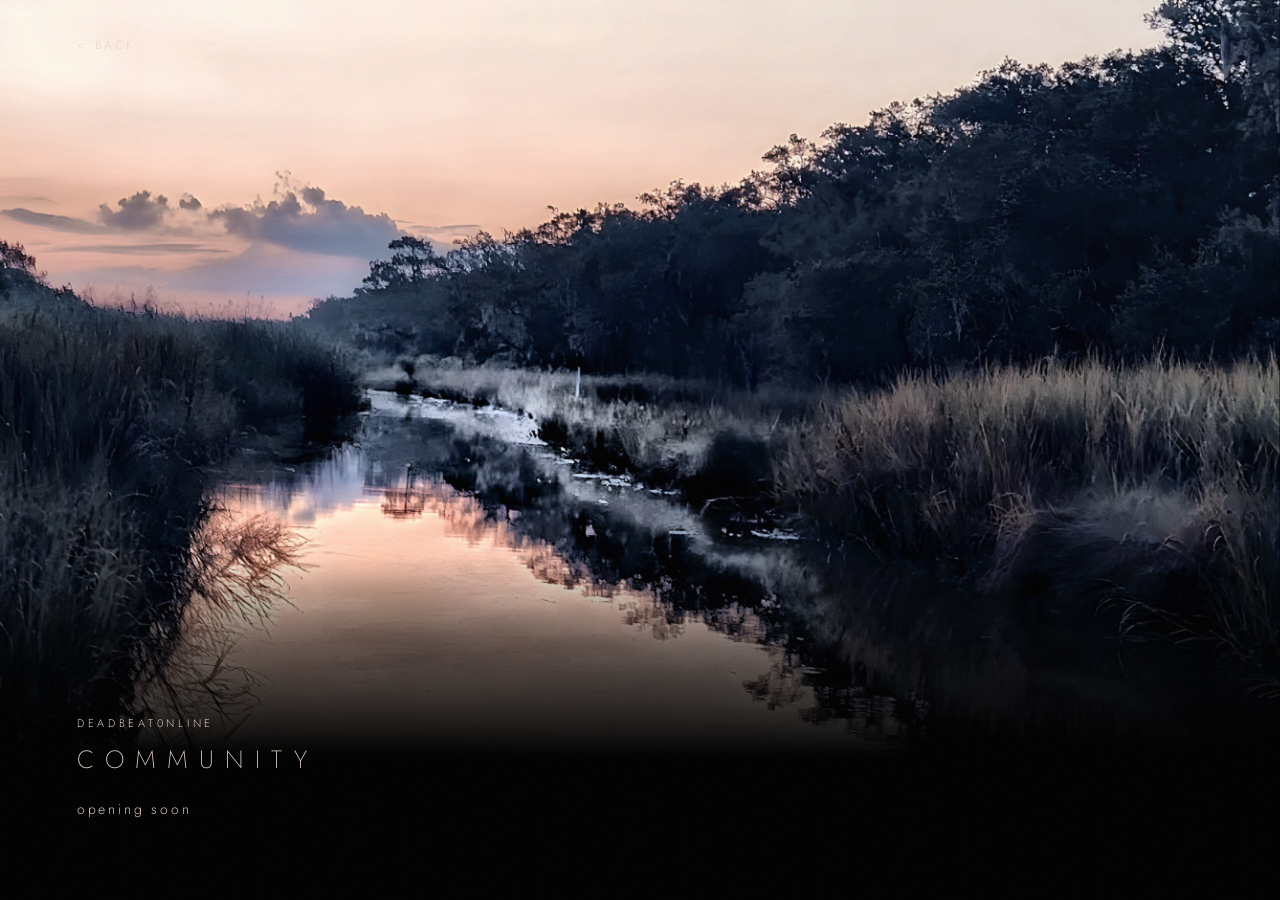
<file: community.html>
<!DOCTYPE html><html lang="en"><head><meta charset="utf-8">
<meta name="viewport" content="width=device-width,initial-scale=1,viewport-fit=cover">
<meta name="theme-color" content="#000000">
<meta name="apple-mobile-web-app-capable" content="yes">
<meta name="apple-mobile-web-app-status-bar-style" content="black-translucent">
<meta property="og:title" content="deadbeat0nline — community">
<meta property="og:image" content="https://deadbeat0nline.com/marsh.jpg">
<title>deadbeat0nline — community</title>
<link rel="preload" as="image" href="marsh.jpg?v=5">
<style>
@font-face{font-family:'Jost';src:url([data-uri]) format('truetype');font-display:block}
:root{--sky:#f4e3d7;--haze:#e8d3c9;--band:62vh;--feather:22vh}
*{box-sizing:border-box}
html,body{margin:0;height:100%;height:100dvh;background:#000;color:var(--sky);
  font-family:'Jost',system-ui,sans-serif;-webkit-font-smoothing:antialiased;overflow:hidden}
.strip{position:fixed;inset:0;background:url(marsh.jpg?v=5) center/cover no-repeat;
  -webkit-mask-image:linear-gradient(180deg,#000 0%,#000 var(--band),
     rgba(0,0,0,.45) calc(var(--band) + var(--feather)*.45),transparent calc(var(--band) + var(--feather)));
  mask-image:linear-gradient(180deg,#000 0%,#000 var(--band),
     rgba(0,0,0,.45) calc(var(--band) + var(--feather)*.45),transparent calc(var(--band) + var(--feather)));
  animation:pan 60s ease-in-out infinite alternate;will-change:transform}
@keyframes pan{from{transform:scale(1.015)}to{transform:scale(1.045) translate3d(-.6%,-.3%,0)}}
.glow{position:fixed;top:0;left:0;right:0;height:72vh;pointer-events:none;
  background:linear-gradient(180deg,rgba(244,227,215,.03) 0%,transparent 60%)}
.grain{position:fixed;inset:0;pointer-events:none;opacity:.035;
  background-image:url("data:image/svg+xml,%3Csvg xmlns='http://www.w3.org/2000/svg' width='140' height='140'%3E%3Cfilter id='n'%3E%3CfeTurbulence type='fractalNoise' baseFrequency='.9' numOctaves='3'/%3E%3C/filter%3E%3Crect width='140' height='140' filter='url(%23n)'/%3E%3C/svg%3E")}

.back{position:fixed;top:clamp(20px,4vh,36px);left:clamp(24px,6vw,86px);z-index:5;
  font-weight:300;font-size:clamp(10px,1vw,12px);letter-spacing:.26em;text-transform:uppercase;
  color:var(--haze);text-decoration:none;opacity:0;animation:rise 1.2s ease 1.2s forwards;transition:color .3s}
.back:hover{color:var(--sky)}

.stack{position:fixed;left:clamp(24px,6vw,86px);bottom:clamp(46px,9vh,88px);z-index:5}
.eyebrow{font-weight:300;font-size:clamp(9.5px,.95vw,11px);letter-spacing:.34em;text-transform:uppercase;
  color:var(--haze);opacity:0;animation:rise 1.4s cubic-bezier(.22,.61,.36,1) .4s forwards}
h1{margin:10px 0 0;font-weight:200;font-size:clamp(15px,2.1vw,25px);letter-spacing:.44em;text-indent:0;
  text-transform:uppercase;color:var(--sky);
  opacity:0;animation:rise 1.8s cubic-bezier(.22,.61,.36,1) .7s forwards}
.line{margin-top:22px;font-weight:300;font-size:clamp(11px,1.15vw,14px);letter-spacing:.2em;
  color:var(--haze);opacity:0;animation:rise 1.4s cubic-bezier(.22,.61,.36,1) 1.15s forwards}
@keyframes rise{from{opacity:0;transform:translateY(14px)}to{opacity:.94;transform:translateY(0)}}

@media(max-width:700px){
  :root{--band:58vh;--feather:20vh}
  .strip{background-position:36% 40%}
  .back{left:26px}
  .stack{left:26px;right:26px;bottom:calc(52px + env(safe-area-inset-bottom))}
  h1{letter-spacing:.34em}
}
@media (prefers-reduced-motion:reduce){.strip{animation:none}}
</style></head><body>
<div class="strip"></div><div class="glow"></div><div class="grain"></div>
<a class="back" href="index.html">&lt; back</a>
<div class="stack">
  <div class="eyebrow">deadbeat0nline</div>
  <h1>community</h1>
  <div class="line">opening soon</div>
</div>
</body></html>
</file>
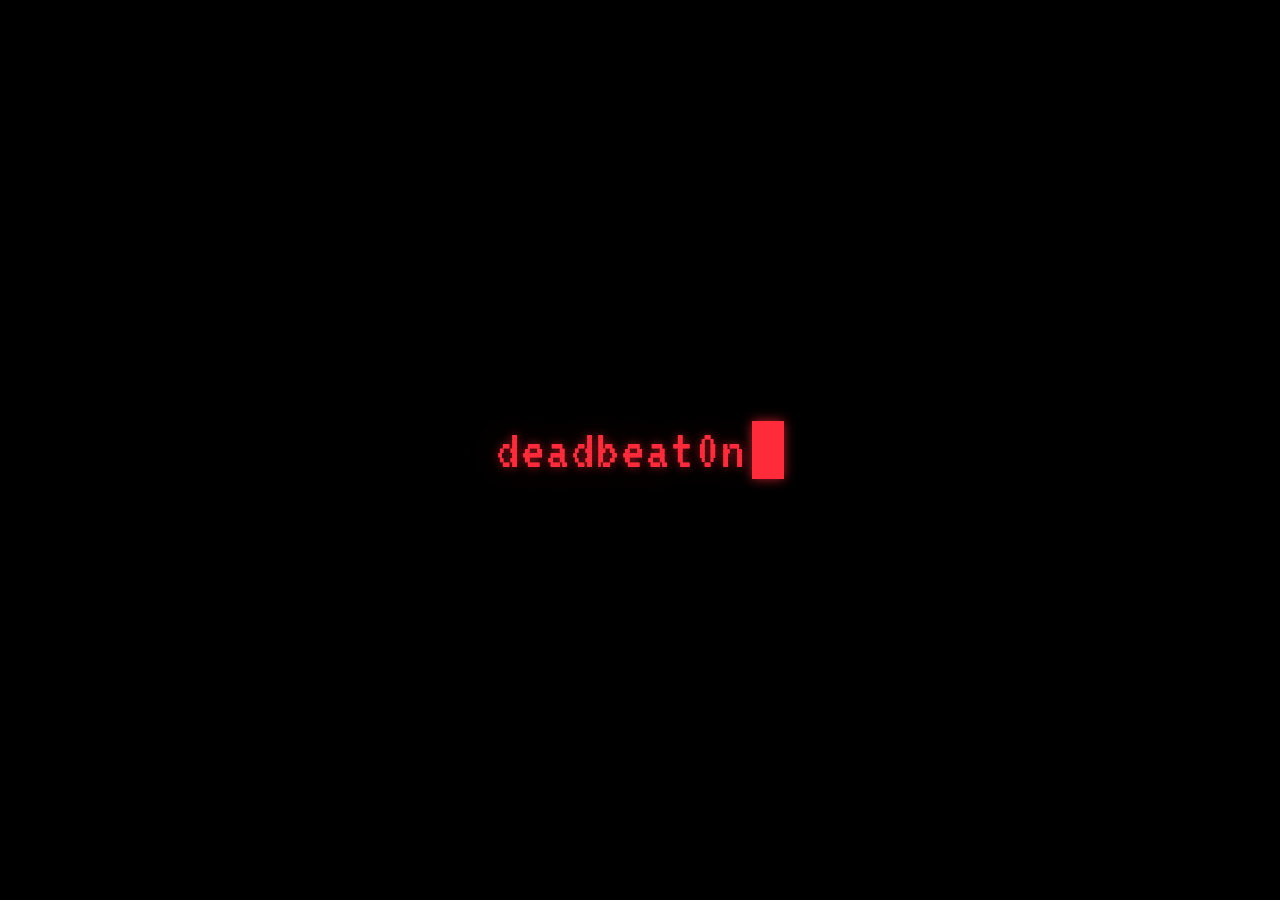
<file: demo.html>
<!doctype html>
<html lang="en">
<head>
<meta charset="utf-8">
<meta name="viewport" content="width=device-width,initial-scale=1,viewport-fit=cover">
<title>deadbeat0nline</title>
<link rel="stylesheet" href="fonts.css">
<style>
  :root{ --red:#ff2222; --gold:#ffcc00; --fg:#e8e8e8; }
  *{ box-sizing:border-box; }
  html,body{
    margin:0; padding:0; height:100%;
    background:#000; color:var(--fg);
    font-family:'Press Start 2P',monospace;
    overflow:hidden;
    -webkit-tap-highlight-color:transparent;
  }

  #c{ position:fixed; inset:0; width:100vw; height:100vh; display:block; z-index:0; }

  /* CRT scanline glass over everything */
  .glass{
    position:fixed; inset:0; z-index:5; pointer-events:none;
    background:repeating-linear-gradient(to bottom, rgba(0,0,0,0.26) 0 2px, transparent 2px 4px);
    mix-blend-mode:multiply;
  }

  /* ---------- the screen ---------- */
  .stage{
    position:fixed; inset:0; z-index:3;
    display:flex; flex-direction:column;
    align-items:center; justify-content:center;
    padding:24px 14px;
    pointer-events:none;
    opacity:0; transition:opacity .5s ease .12s;
  }
  body.on .stage{ opacity:1; }

  .mark{
    font-family:'Nosifer',cursive;
    font-size:clamp(21px,6.6vw,46px);
    color:#e01212;
    line-height:1.15;
    transform:rotate(-2deg);
    margin:0 0 6px;
    text-shadow:
      2px 2px 0 #4a0000,
      4px 4px 0 #2a0000,
      0 0 30px rgba(255,20,20,0.8),
      0 0 76px rgba(255,0,0,0.4);
  }
  .np{
    font-size:clamp(9px,2.4vw,13px);
    color:var(--gold);
    letter-spacing:1px;
    text-decoration:none;
    pointer-events:auto;
    margin-bottom:26px;
    padding:8px 12px;
    border-top:2px solid rgba(180,0,0,.75);
    border-bottom:2px solid rgba(180,0,0,.75);
    text-shadow:0 0 12px rgba(255,215,0,.6);
    animation:blink 1.7s steps(1) infinite;
  }
  .np:hover{ color:#fff; animation:none; text-shadow:0 0 16px var(--gold); }
  @keyframes blink{ 50%{ opacity:.45; } }

  .objs{
    display:flex; flex-wrap:wrap; gap:10px 12px;
    align-items:center; justify-content:center;
    max-width:620px;
  }
  .obj{
    pointer-events:auto;
    position:relative;
    display:inline-block;
    padding:13px 17px;
    font-size:clamp(9px,2.3vw,12px);
    letter-spacing:1px;
    color:#f2dede;
    text-decoration:none;
    background:rgba(38,2,4,0.46);
    border:1px solid rgba(190,20,20,0.42);
    text-shadow:1px 0 rgba(255,0,0,0.45), -1px 0 rgba(0,229,255,0.28);
    backdrop-filter:blur(1.5px);
    -webkit-backdrop-filter:blur(1.5px);
    transition:color .12s, background .12s, border-color .12s;
    will-change:transform;
  }
  .obj::after{
    content:'';
    position:absolute; left:12%; right:12%; top:100%;
    height:9px;
    background:
      radial-gradient(60% 100% at 18% 0%, rgba(190,12,12,.85), transparent 70%),
      radial-gradient(45% 100% at 62% 0%, rgba(150,8,8,.7),  transparent 70%);
    filter:blur(.4px); opacity:.85; pointer-events:none;
  }
  .obj:hover, .obj:focus-visible{
    color:#fff;
    background:rgba(150,6,10,0.72);
    border-color:rgba(255,60,60,0.9);
    outline:none;
  }

  /* ---------- power-on boot: unchanged from the original cabinet ---------- */
  .boot{
    position:fixed; inset:0;
    background:
      repeating-linear-gradient(to bottom, rgba(0,0,0,0.35) 0 2px, transparent 2px 4px),
      #000;
    z-index:50;
    display:flex;
    align-items:center;
    justify-content:center;
    flex-direction:column;
    gap:18px;
    font-family:'Press Start 2P',monospace;
    font-size:11px;
    color:var(--fg);
    letter-spacing:1px;
  }
  .boot .term{
    font-family:'VT323',monospace;
    font-size:clamp(34px,9vw,58px);
    color:#ff2b3a;
    text-shadow:0 0 10px rgba(255,43,58,0.55), 0 0 40px rgba(255,20,40,0.25);
    letter-spacing:2px;
    display:flex;
    align-items:center;
  }
  .boot .cursor{
    display:inline-block;
    width:0.55em; height:1em;
    margin-left:6px;
    background:#ff2b3a;
    box-shadow:0 0 12px rgba(255,43,58,0.7);
    animation:blink 1s steps(1) infinite;
  }
  body.on .boot{ animation:crtflash .45s ease-out forwards; pointer-events:none; }
  @keyframes crtflash{
    0%{ opacity:1; background:#000; }
    15%{ background:#fff; opacity:1; transform:scaleY(1); }
    100%{ background:#fff; opacity:0; transform:scaleY(0.004); visibility:hidden; }
  }

  /* link slabs slam in once the tube lights up */
  body.on .obj{ animation:slam .3s cubic-bezier(.2,1.4,.4,1) backwards; }
  @keyframes slam{
    0%{ opacity:0; transform:translateX(-40px) skewX(-8deg); }
    70%{ opacity:1; transform:translateX(5px); }
    100%{ opacity:1; transform:translateX(0); }
  }

  /* --- K.O. — the machine takes a hit on the drops --- */
  body.ko{ animation:kofry .16s steps(1) infinite; }
  @keyframes kofry{
    0%{ filter:none; }
    25%{ filter:invert(1) hue-rotate(90deg); }
    45%{ filter:contrast(2) saturate(3) hue-rotate(-60deg); }
    65%{ filter:invert(.85) hue-rotate(180deg); }
    85%{ filter:contrast(1.5) brightness(1.4); }
    100%{ filter:none; }
  }
  body.ko #c, body.ko .stage{ animation:koshake .12s steps(2) infinite; }
  @keyframes koshake{
    0%{ transform:translate(0,0); }
    25%{ transform:translate(-8px,4px) skewX(-2deg); }
    50%{ transform:translate(7px,-5px); }
    75%{ transform:translate(-4px,-3px) skewX(2deg); }
  }
  .koflash{
    position:fixed; inset:0;
    display:none;
    align-items:center;
    justify-content:center;
    z-index:40;
    background:rgba(90,0,0,0.45);
    font-family:'Nosifer',cursive;
    font-size:clamp(70px,22vw,180px);
    color:#e01212;
    text-shadow:4px 4px 0 #2a0000, 0 0 60px rgba(255,0,0,0.8);
    pointer-events:none;
  }
  body.ko .koflash{ display:flex; animation:kostrobe .14s steps(1) infinite; }
  @keyframes kostrobe{
    0%{ background:rgba(90,0,0,0.5); transform:rotate(-5deg) translate(0,0); }
    30%{ background:rgba(0,0,0,0.75); transform:rotate(-4deg) translate(-14px,6px) scale(1.04); }
    60%{ background:rgba(120,0,0,0.35); transform:rotate(-6deg) translate(10px,-8px); }
    80%{ background:rgba(30,0,0,0.7); transform:rotate(-5deg) translate(-6px,3px) scale(0.98); }
    100%{ background:rgba(90,0,0,0.5); transform:rotate(-5deg) translate(0,0); }
  }
</style>
</head>
<body>

<canvas id="c"></canvas>
<div class="glass"></div>
<div class="koflash" aria-hidden="true">K.O.</div>

<div class="stage">
  <h1 class="mark">deadbeat0nline</h1>
  <a class="np" id="nowplaying" href="#" target="_blank" rel="noopener noreferrer"></a>
  <div class="objs" id="objs"></div>
</div>

<div class="boot" aria-hidden="true">
  <div class="term"><span id="typed"></span><span class="cursor"></span></div>
</div>

<script src="viz-engine.js"></script>
<script src="envelope.js"></script>
<script>
  // ============================================================
  // Content comes from config.json (edit it with admin.html).
  // ============================================================
  const FALLBACK = {
    nowPlaying: { title: "", url: "" },
    links: [{ label: "SOUNDCLOUD", url: "https://soundcloud.com/deadbeatonline" }]
  };

  function render(cfg){
    const wrap = document.getElementById('objs');
    wrap.innerHTML = '';
    (cfg.links || []).forEach((l, i) => {
      const a = document.createElement('a');
      a.className = 'obj';
      a.href = l.url;
      a.target = '_blank';
      a.rel = 'noopener noreferrer';
      a.textContent = (l.label || '').toUpperCase();
      a.dataset.seed = ((i * 137.5) % 100 / 100).toFixed(4);
      a.style.animationDelay = (0.05 + i * 0.09) + 's';
      wrap.appendChild(a);
    });
    const np = document.getElementById('nowplaying');
    if(cfg.nowPlaying && cfg.nowPlaying.title){
      np.href = cfg.nowPlaying.url || '#';
      np.textContent = cfg.nowPlaying.title.toUpperCase() + ' \u2014 OUT NOW';
    } else {
      np.style.display = 'none';
    }
  }

  fetch('config.json?t=' + Date.now(), { cache: 'no-store' })
    .then(r => r.ok ? r.json() : Promise.reject())
    .then(cfg => { render(cfg); initIntroSong(cfg); })
    .catch(() => render(FALLBACK));

  // ============================================================
  // INTRO SONG — untouched: plain <audio>, no Web Audio routing, so
  // it still starts the instant the link is clicked.
  // ============================================================
function initIntroSong(cfg){
    const is = cfg.introSong;
    if(!is || !is.enabled) return;

    // pick the active track from the library; fall back to the old
    // single-track config shape if that's all that's there
    let s = null;
    const lib = cfg.introSongLibrary;
    if(lib && lib.length){
      s = lib.find(t => t.id === is.activeId) || lib[0];
    } else if(is.url){
      s = is;
    }
    if(!s || !s.url) return;
    const startMs = Math.max(0, (parseFloat(s.startAt) || 0) * 1000);

    // ---- direct audio file (mp3/wav/ogg/m4a hosted on this site or
    // anywhere) — much faster than the SoundCloud widget: no iframe,
    // no API handshake, near-instant start and precise seeking ----
    if(/\.(mp3|wav|ogg|m4a|aac)(\?|#|$)/i.test(s.url)){
      const startSec = startMs / 1000;
      const a = new Audio(s.url);
      a.preload = 'auto';
      a.loop = true;                 // keep the visualiser alive
      window.__introAudio = a;       // let the visualiser read position
      window.__introTrackId = s.id || '';
      a.muted = true;
      let revealed = false;
      let seekTries = 0;
      const reveal = () => {
        if(revealed) return;
        revealed = true;
        a.muted = false;
        a.volume = 1;
      };
      // returns true once the playhead is actually AT the start point.
      // browsers silently clamp a currentTime set too early (before any
      // data is seekable), so we verify and re-issue the seek until it
      // sticks instead of trusting the first attempt.
      const inPosition = () => {
        if(startSec <= 0) return true;
        if(Math.abs(a.currentTime - startSec) <= 0.75) return true;
        if(seekTries < 8){
          seekTries++;
          try{ a.currentTime = startSec; }catch(e){}
        } else {
          return true; // give up gracefully rather than staying silent
        }
        return false;
      };
      a.addEventListener('loadedmetadata', inPosition);
      a.addEventListener('canplay', inPosition);
      a.addEventListener('seeked', () => { if(inPosition()) reveal(); });
      a.addEventListener('playing', () => { if(inPosition()) reveal(); });
      a.addEventListener('timeupdate', function tu(){
        if(inPosition()){ reveal(); a.removeEventListener('timeupdate', tu); }
      });
      const kick = () => {
        a.muted = false;
        if(a.paused){
          try{ a.currentTime = startSec; }catch(e){}
          a.play().catch(() => {});
        }
        revealed = true;
        removeEventListener('pointerdown', kick);
        removeEventListener('keydown', kick);
      };
      addEventListener('pointerdown', kick);
      addEventListener('keydown', kick);
      a.play().catch(() => { /* fully blocked — the tap listener above recovers */ });
      return;
    }

    // hidden SoundCloud player + widget API to control it
    const f = document.createElement('iframe');
    f.allow = 'autoplay';
    f.style.cssText = 'position:fixed;width:2px;height:2px;opacity:0.01;pointer-events:none;left:-9999px;bottom:0;border:0;';
    f.src = 'https://w.soundcloud.com/player/?url=' + encodeURIComponent(s.url) +
            '&auto_play=false&visual=false&show_artwork=false&show_comments=false';
    document.body.appendChild(f);
    const api = document.createElement('script');
    api.src = 'https://w.soundcloud.com/player/api.js';
    api.onload = () => {
      const w = SC.Widget(f);
      let seeked = false;
      let playing = false;
      let seekConfirmed = false;
      let revealed = false;

      // The trick: seeking to a mid-song timestamp and hitting play at
      // that instant makes SoundCloud buffer that exact spot, which
      // takes a beat — audibly late if done right at the boot flash.
      // So instead we start it MUTED as early as possible, seek once
      // it's actually playing, and let it buffer/settle silently in
      // the background. By the time the flash happens, all we do is
      // turn the volume up — no seeking, no buffering, no lag.
      function reveal(){
        if(revealed) return;
        revealed = true;
        w.setVolume(100);
      }
      w.bind(SC.Widget.Events.READY, () => {
        w.setVolume(0);
        w.play();
      });
      w.bind(SC.Widget.Events.PLAY, () => {
        playing = true;
        if(!seeked){
          seeked = true;
          w.seekTo(startMs);
          // safety net: if the SEEK confirmation never fires for some
          // reason, don't leave the song muted forever
          setTimeout(reveal, 1200);
        }
      });
      // unmute the instant the seek to the start point settles — the song
      // kicks in as fast as it possibly can after the link is clicked,
      // while the boot screen is still typing
      w.bind(SC.Widget.Events.SEEK, () => {
        seekConfirmed = true;
        reveal();
      });

      // browsers sometimes block autoplay entirely (even muted) until a
      // real tap/click — this recovers audio in that case
      const kick = () => {
        w.isPaused(paused => {
          if(paused){ w.setVolume(100); w.play(); reveal(); }
          else { reveal(); }
        });
        removeEventListener('pointerdown', kick);
        removeEventListener('keydown', kick);
      };
      addEventListener('pointerdown', kick);
      addEventListener('keydown', kick);
    };
    document.head.appendChild(api);
  }

  // ============================================================
  // VISUALISER — driven off the intro song's playback position using a
  // pre-baked FFT envelope. That keeps it locked to the track without
  // an AnalyserNode (which needs a user gesture and would mute the intro).
  // ============================================================
  (function(){
    const canvas = document.getElementById('c');
    let viz = null;
    try { viz = DBVIZ.Viz({ canvas: canvas, scale: 0.58 }); }
    catch(e){ return; }   // no webgl: page still works, just no meat

    let env = null, envData = null;
    function envFor(id){
      const e = window.DBENV && window.DBENV[id];
      if(!e) return null;
      if(!e._u8){
        const bin = atob(e.b64);
        const u8 = new Uint8Array(bin.length);
        for(let i = 0; i < bin.length; i++) u8[i] = bin.charCodeAt(i);
        e._u8 = u8;
      }
      return e;
    }

    const t0 = performance.now();
    const A = { bass:0, mid:0, treb:0, level:0, beat:0, warpKick:0 };

    // K.O. — the machine takes a hit on the big drops. Fires off the same
    // baked warpKick signal that drives the shader, with a cooldown so it
    // punctuates instead of strobing.
    let lastKo = -999;
    const KO_GAP = 2.0;
    function koHit(now){
      if((now - lastKo) < KO_GAP) return;
      lastKo = now;
      document.body.classList.add('ko');
      setTimeout(() => document.body.classList.remove('ko'), 700);
    }

    function frame(){
      const now = (performance.now() - t0) / 1000;
      const audio = window.__introAudio;

      if(!env && window.__introTrackId) env = envFor(window.__introTrackId);

      if(env && audio && !audio.paused){
        const i = Math.min(env.n - 1, Math.max(0, Math.floor(audio.currentTime * env.fps)));
        const o = i * env.ch, d = env._u8;
        A.bass = d[o] / 255; A.mid = d[o+1] / 255; A.treb = d[o+2] / 255;
        A.level = d[o+3] / 255; A.beat = d[o+4] / 255;
        A.warpKick = A.beat > 0.62 ? A.beat : 0;
      } else {
        // no baked envelope for this track (or not playing yet) — keep the
        // tissue breathing so it never looks frozen
        const b = 0.30 + 0.22 * Math.sin(now * 1.9) + 0.10 * Math.sin(now * 0.7);
        A.bass = b; A.mid = 0.22 + 0.12 * Math.sin(now * 1.3);
        A.treb = 0.16 + 0.10 * Math.sin(now * 2.7);
        A.level = 0.30; A.beat *= 0.90; A.warpKick = 0;
      }

      if(A.warpKick > 0.68) koHit(now);

      viz.draw(now, A);

      const k = viz.state.beat;
      const objs = document.getElementById('objs').children;
      for(let i = 0; i < objs.length; i++){
        const el = objs[i];
        const s = parseFloat(el.dataset.seed || 0) * 10;
        const dx = Math.sin(now * 0.42 + s) * 4.5 + k * Math.sin(s * 7.0) * 5.0;
        const dy = Math.cos(now * 0.35 + s * 1.4) * 3.5 + k * Math.cos(s * 5.0) * 4.0;
        el.style.transform = 'translate(' + dx.toFixed(2) + 'px,' + dy.toFixed(2) + 'px) scale(' + (1 + k * 0.035).toFixed(3) + ')';
      }
      requestAnimationFrame(frame);
    }
    requestAnimationFrame(frame);
  })();

  // ============================================================
  // terminal boot: type the name, hold a beat, then the tube flashes.
  // ~2s total, matched to the drop.
  // ============================================================
  (function(){
    const el = document.getElementById('typed');
    const word = 'deadbeat0nline';
    let i = 0;
    setTimeout(() => {
      const t = setInterval(() => {
        el.textContent = word.slice(0, ++i);
        if(i >= word.length){
          clearInterval(t);
          setTimeout(() => {
            document.body.classList.add('on');
            window.__bootFlashed = true;
            document.dispatchEvent(new Event('siteboot'));
          }, 450);
        }
      }, 100);
    }, 150);
  })();
</script>

</body>
</html>
</file>
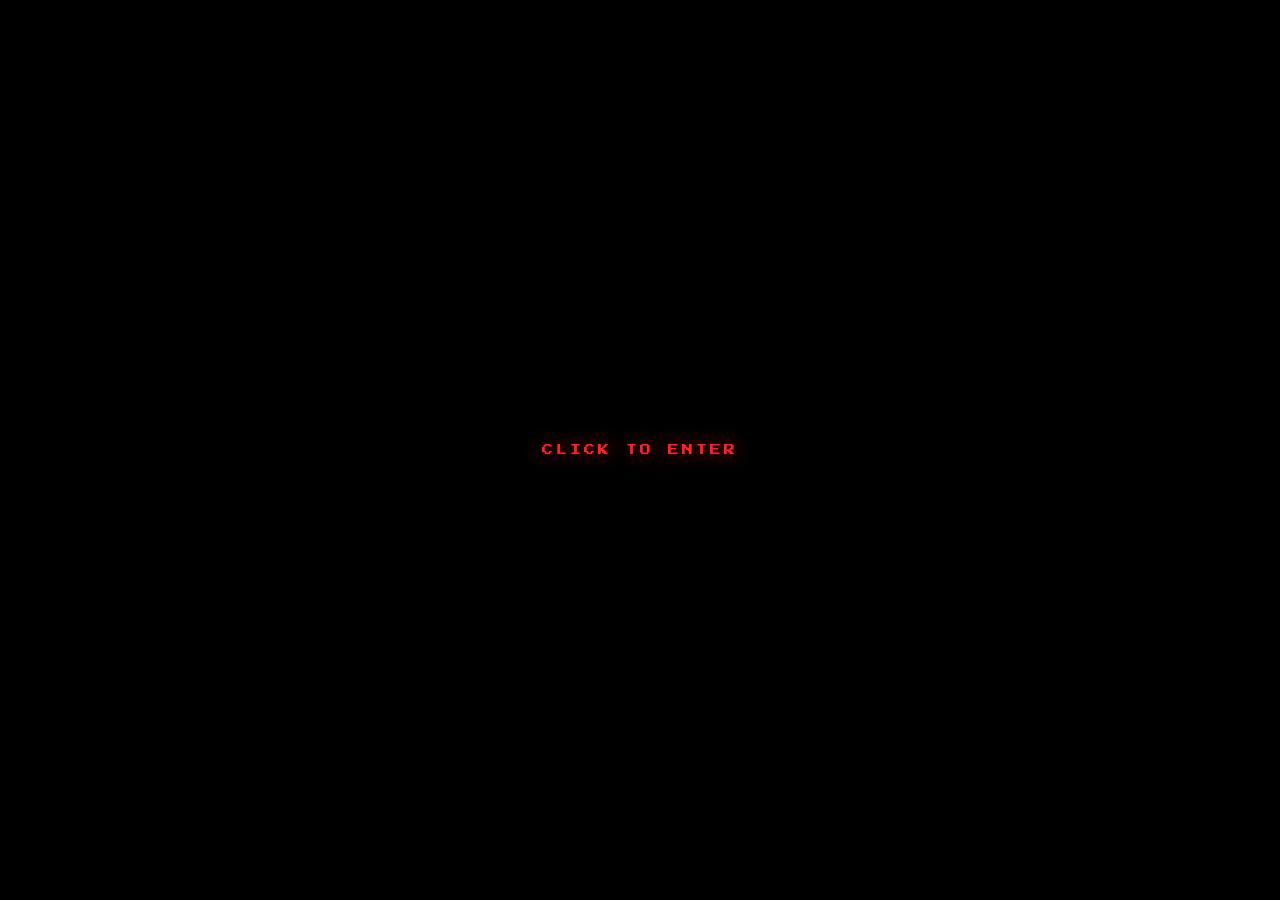
<file: enter.html>
<!doctype html>
<html lang="en">
<head>
<meta charset="utf-8">
<meta name="viewport" content="width=device-width,initial-scale=1,viewport-fit=cover">
<title>deadbeat0nline</title>
<link rel="stylesheet" href="fonts.css">
<style>
  :root{ --red:#ff2222; --gold:#ffcc00; }
  *{ box-sizing:border-box; }
  html,body{
    margin:0; padding:0; height:100%;
    background:#000; color:#e8e8e8;
    font-family:'Press Start 2P',monospace;
    overflow:hidden;
    -webkit-tap-highlight-color:transparent;
  }
  #c{ position:fixed; inset:0; width:100vw; height:100vh; display:block; z-index:0; }

  /* CRT scanline glass over everything, including the links */
  .glass{
    position:fixed; inset:0; z-index:5; pointer-events:none;
    background:repeating-linear-gradient(to bottom, rgba(0,0,0,0.26) 0 2px, transparent 2px 4px);
    mix-blend-mode:multiply;
  }

  .stage{
    position:fixed; inset:0; z-index:3;
    display:flex; flex-direction:column;
    align-items:center; justify-content:center;
    padding:24px 14px;
    pointer-events:none;
  }

  .mark{
    font-family:'Nosifer',cursive;
    font-size:clamp(21px,6.6vw,46px);
    color:#e01212;
    line-height:1.15;
    transform:rotate(-2deg);
    margin:0 0 6px;
    text-shadow:
      2px 2px 0 #4a0000,
      4px 4px 0 #2a0000,
      0 0 30px rgba(255,20,20,0.8),
      0 0 76px rgba(255,0,0,0.4);
  }
  .np{
    font-size:clamp(9px,2.4vw,13px);
    color:var(--gold);
    letter-spacing:1px;
    text-decoration:none;
    pointer-events:auto;
    margin-bottom:26px;
    padding:8px 12px;
    border-top:2px solid rgba(180,0,0,.75);
    border-bottom:2px solid rgba(180,0,0,.75);
    text-shadow:0 0 12px rgba(255,215,0,.6);
    animation:blink 1.7s steps(1) infinite;
  }
  .np:hover{ color:#fff; animation:none; text-shadow:0 0 16px var(--gold); }
  @keyframes blink{ 50%{ opacity:.45; } }

  /* the links: chunks of meat you can click */
  .objs{
    display:flex; flex-wrap:wrap; gap:10px 12px;
    align-items:center; justify-content:center;
    max-width:620px;
  }
  .obj{
    pointer-events:auto;
    position:relative;
    display:inline-block;
    padding:13px 17px;
    font-size:clamp(9px,2.3vw,12px);
    letter-spacing:1px;
    color:#f2dede;
    text-decoration:none;
    background:rgba(38,2,4,0.46);
    border:1px solid rgba(190,20,20,0.42);
    text-shadow:1px 0 rgba(255,0,0,0.45), -1px 0 rgba(0,229,255,0.28);
    backdrop-filter:blur(1.5px);
    -webkit-backdrop-filter:blur(1.5px);
    transition:color .12s, background .12s, border-color .12s;
    will-change:transform;
  }
  .obj::after{
    /* wet drip clinging to the bottom edge */
    content:'';
    position:absolute; left:12%; right:12%; top:100%;
    height:9px;
    background:
      radial-gradient(60% 100% at 18% 0%, rgba(190,12,12,.85), transparent 70%),
      radial-gradient(45% 100% at 62% 0%, rgba(150,8,8,.7),  transparent 70%);
    filter:blur(.4px);
    opacity:.85;
    pointer-events:none;
  }
  .obj:hover, .obj:focus-visible{
    color:#fff;
    background:rgba(150,6,10,0.72);
    border-color:rgba(255,60,60,0.9);
    outline:none;
  }

  .back{
    position:fixed; right:14px; bottom:12px; z-index:6;
    font-size:8px; letter-spacing:1px;
    color:rgba(232,232,232,0.45);
    text-decoration:none; pointer-events:auto;
  }
  .back:hover{ color:#fff; text-shadow:0 0 10px var(--red); }

  .gate{
    position:fixed; inset:0; z-index:9;
    display:flex; align-items:center; justify-content:center;
    background:#000; cursor:pointer; transition:opacity .5s ease;
  }
  .gate.gone{ opacity:0; pointer-events:none; }
  .gate span{
    font-size:11px; letter-spacing:3px; color:var(--red);
    animation:pulse 1.15s steps(1) infinite;
    text-shadow:0 0 18px rgba(255,0,0,.8);
  }
  @keyframes pulse{ 50%{ opacity:.22; } }
</style>
</head>
<body>

<canvas id="c"></canvas>
<div class="glass"></div>

<div class="stage">
  <h1 class="mark">deadbeat0nline</h1>
  <a class="np" id="np" href="#" target="_blank" rel="noopener noreferrer"></a>
  <div class="objs" id="objs"></div>
</div>

<a class="back" href="/">CLASSIC &gt;</a>

<div class="gate" id="gate"><span>CLICK TO ENTER</span></div>

<script src="viz-engine.js"></script>
<script>
(function(){
  const canvas = document.getElementById('c');
  const gate   = document.getElementById('gate');
  const objsEl = document.getElementById('objs');
  const npEl   = document.getElementById('np');

  let viz = null;
  try { viz = DBVIZ.Viz({ canvas: canvas, scale: 0.58 }); } catch(e){ /* no webgl: links still work */ }

  const FALLBACK = { links:[{label:'soundcloud',url:'https://soundcloud.com/deadbeatonline'}] };
  let trackUrl = 'ts-hard.mp3';

  function build(cfg){
    (cfg.links || []).forEach(l => {
      const a = document.createElement('a');
      a.className = 'obj';
      a.href = l.url;
      a.target = '_blank';
      a.rel = 'noopener noreferrer';
      a.textContent = (l.label || '').toUpperCase();
      a.dataset.seed = Math.random().toFixed(4);
      objsEl.appendChild(a);
    });
    if(cfg.nowPlaying && cfg.nowPlaying.title){
      npEl.textContent = cfg.nowPlaying.title.toUpperCase() + ' — OUT NOW';
      npEl.href = cfg.nowPlaying.url || '#';
    } else {
      npEl.style.display = 'none';
    }
    const lib = cfg.introSongLibrary || [];
    const act = lib.find(s => s.id === (cfg.introSong && cfg.introSong.activeId)) || lib[0];
    if(act && act.url && /\.(mp3|wav|ogg|m4a|aac)(\?|#|$)/i.test(act.url)) trackUrl = act.url;
  }

  fetch('config.json?t=' + Date.now(), { cache:'no-store' })
    .then(r => r.ok ? r.json() : Promise.reject())
    .then(build)
    .catch(() => build(FALLBACK));

  /* ---- audio ---- */
  let audio = null, live = null, started = false;
  function start(){
    if(started) return;
    started = true;
    audio = new Audio(trackUrl);
    audio.loop = true;
    audio.preload = 'auto';
    try { live = DBVIZ.LiveAudio(audio); } catch(e){ live = null; }
    if(live && live.ctx.state === 'suspended') live.ctx.resume();
    audio.play().catch(() => {});
    gate.classList.add('gone');
  }
  gate.addEventListener('click', start);
  gate.addEventListener('touchstart', start, { passive:true });
  addEventListener('keydown', start);

  /* ---- render + make the objects drift and flinch on the kick ---- */
  const t0 = performance.now();
  const idle = { bass:0.12, mid:0.10, treb:0.08, level:0.14, beat:0 };

  function frame(){
    const now = (performance.now() - t0) / 1000;
    const a = live ? live.read(now) : idle;
    if(viz) viz.draw(now, a);

    const kick = viz ? viz.state.beat : 0;
    const objs = objsEl.children;
    for(let i = 0; i < objs.length; i++){
      const el = objs[i];
      const s  = parseFloat(el.dataset.seed) * 10;
      // subtle drift so they feel suspended in the meat, but stay clickable
      const dx = Math.sin(now * 0.42 + s) * 4.5 + kick * Math.sin(s * 7.0) * 5.0;
      const dy = Math.cos(now * 0.35 + s * 1.4) * 3.5 + kick * Math.cos(s * 5.0) * 4.0;
      const sc = 1 + kick * 0.035;
      el.style.transform = 'translate(' + dx.toFixed(2) + 'px,' + dy.toFixed(2) + 'px) scale(' + sc.toFixed(3) + ')';
    }
    requestAnimationFrame(frame);
  }
  requestAnimationFrame(frame);
})();
</script>

</body>
</html>
</file>
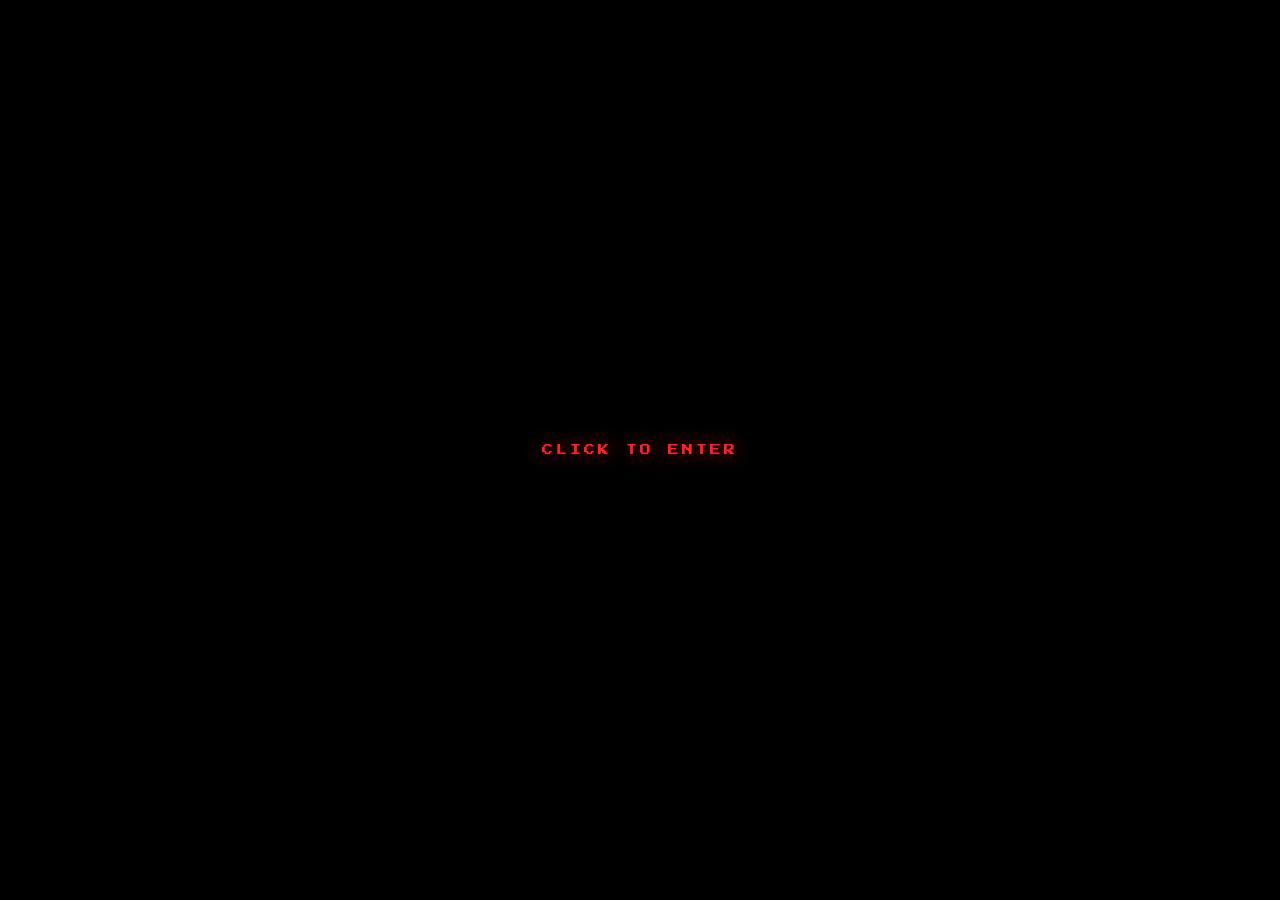
<file: visualizer.html>
<!doctype html>
<html lang="en">
<head>
<meta charset="utf-8">
<meta name="viewport" content="width=device-width,initial-scale=1,viewport-fit=cover">
<title>deadbeat0nline // visualizer</title>
<link rel="stylesheet" href="fonts.css">
<style>
  :root{ --red:#ff2222; --gold:#ffcc00; }
  *{ box-sizing:border-box; }
  html,body{
    margin:0; padding:0; height:100%;
    background:#000; color:#e8e8e8;
    font-family:'Press Start 2P',monospace;
    overflow:hidden;
  }
  #c{ position:fixed; inset:0; width:100vw; height:100vh; display:block; }

  /* everything above the meat */
  .hud{
    position:fixed; inset:0; z-index:3;
    display:flex; flex-direction:column;
    align-items:center; justify-content:center;
    pointer-events:none;
    text-align:center;
  }
  .mark{
    font-family:'Nosifer',cursive;
    font-size:clamp(22px,7vw,58px);
    color:#e01212;
    line-height:1.15;
    transform:rotate(-2deg);
    text-shadow:
      2px 2px 0 #4a0000,
      4px 4px 0 #2a0000,
      0 0 34px rgba(255,20,20,0.75),
      0 0 80px rgba(255,0,0,0.4);
    opacity:0; transition:opacity 1.1s ease;
  }
  body.live .mark{ opacity:1; }
  .sub{
    margin-top:16px;
    font-size:9px; letter-spacing:2px;
    color:var(--gold);
    text-shadow:1px 0 rgba(255,0,0,0.4), -1px 0 rgba(0,229,255,0.3);
    opacity:0; transition:opacity 1.4s ease .3s;
  }
  body.live .sub{ opacity:.85; }

  .back{
    position:fixed; left:14px; bottom:12px; z-index:4;
    font-size:8px; letter-spacing:1px;
    color:rgba(232,232,232,0.5);
    text-decoration:none;
    pointer-events:auto;
  }
  .back:hover{ color:#fff; text-shadow:0 0 10px var(--red); }

  /* start gate — browsers won't give us audio without a gesture */
  .gate{
    position:fixed; inset:0; z-index:9;
    display:flex; align-items:center; justify-content:center;
    background:#000; cursor:pointer;
    transition:opacity .55s ease;
  }
  .gate.gone{ opacity:0; pointer-events:none; }
  .gate span{
    font-size:11px; letter-spacing:3px; color:var(--red);
    animation:pulse 1.15s steps(1) infinite;
    text-shadow:0 0 18px rgba(255,0,0,.8);
  }
  @keyframes pulse{ 50%{ opacity:.25; } }

  @media(max-width:520px){
    .sub{ font-size:7px; }
  }
</style>
</head>
<body>

<canvas id="c"></canvas>

<div class="hud">
  <div class="mark">deadbeat0nline</div>
  <div class="sub" id="sub">LOADING</div>
</div>

<a class="back" href="/">&lt; BACK</a>

<div class="gate" id="gate"><span>CLICK TO ENTER</span></div>

<script src="viz-engine.js"></script>
<script>
(function(){
  const canvas = document.getElementById('c');
  const gate   = document.getElementById('gate');
  const sub    = document.getElementById('sub');

  let viz;
  try { viz = DBVIZ.Viz({ canvas: canvas, scale: 0.60 }); }
  catch(e){ gate.innerHTML = '<span>WEBGL UNAVAILABLE</span>'; return; }

  let audio = null, live = null, started = false;

  // which track: whatever the control panel says is the active intro song
  let trackUrl = 'ts-hard.mp3';
  let trackName = '';
  fetch('config.json?t=' + Date.now(), { cache:'no-store' })
    .then(r => r.ok ? r.json() : Promise.reject())
    .then(cfg => {
      const lib = cfg.introSongLibrary || [];
      const act = lib.find(s => s.id === (cfg.introSong && cfg.introSong.activeId)) || lib[0];
      if(act && act.url && /\.(mp3|wav|ogg|m4a|aac)(\?|#|$)/i.test(act.url)) trackUrl = act.url;
      trackName = (cfg.nowPlaying && cfg.nowPlaying.title) || (act && act.label) || '';
      if(trackName) sub.textContent = trackName.toUpperCase();
    })
    .catch(() => {});

  function start(){
    if(started) return;
    started = true;

    audio = new Audio(trackUrl);
    audio.crossOrigin = 'anonymous';
    audio.loop = true;
    audio.preload = 'auto';

    try { live = DBVIZ.LiveAudio(audio); } catch(e){ live = null; }
    if(live && live.ctx.state === 'suspended') live.ctx.resume();

    audio.play().catch(() => {});
    gate.classList.add('gone');
    document.body.classList.add('live');
    if(!trackName) sub.textContent = 'VISUALIZER';
  }

  gate.addEventListener('click', start);
  gate.addEventListener('touchstart', start, { passive:true });
  addEventListener('keydown', start);

  const t0 = performance.now();
  const idle = { bass:0.12, mid:0.10, treb:0.08, level:0.14, beat:0 };

  function frame(){
    const now = (performance.now() - t0) / 1000;
    let a = idle;
    if(live){
      a = live.read(now);
    } else if(started){
      // no analyser (rare) — keep it breathing so it never looks frozen
      a = { bass:0.4+0.35*Math.abs(Math.sin(now*2.7)), mid:0.3, treb:0.25,
            level:0.5, beat:(now%0.5)<0.05?0.8:0 };
    }
    viz.draw(now, a);
    requestAnimationFrame(frame);
  }
  requestAnimationFrame(frame);
})();
</script>

</body>
</html>
</file>
<file: fonts.css>
@font-face{font-family:'VT323';font-style:normal;font-weight:400;font-display:swap;src:url([data-uri]) format('woff2');}
@font-face{font-family:'Nosifer';font-style:normal;font-weight:400;font-display:swap;src:url([data-uri]) format('woff2');}
@font-face{font-family:'Press Start 2P';font-style:normal;font-weight:400;font-display:swap;src:url([data-uri]) format('woff2');}
@font-face{font-family:'Permanent Marker';font-style:normal;font-weight:400;font-display:swap;src:url([data-uri]) format('woff2');}
</file>
